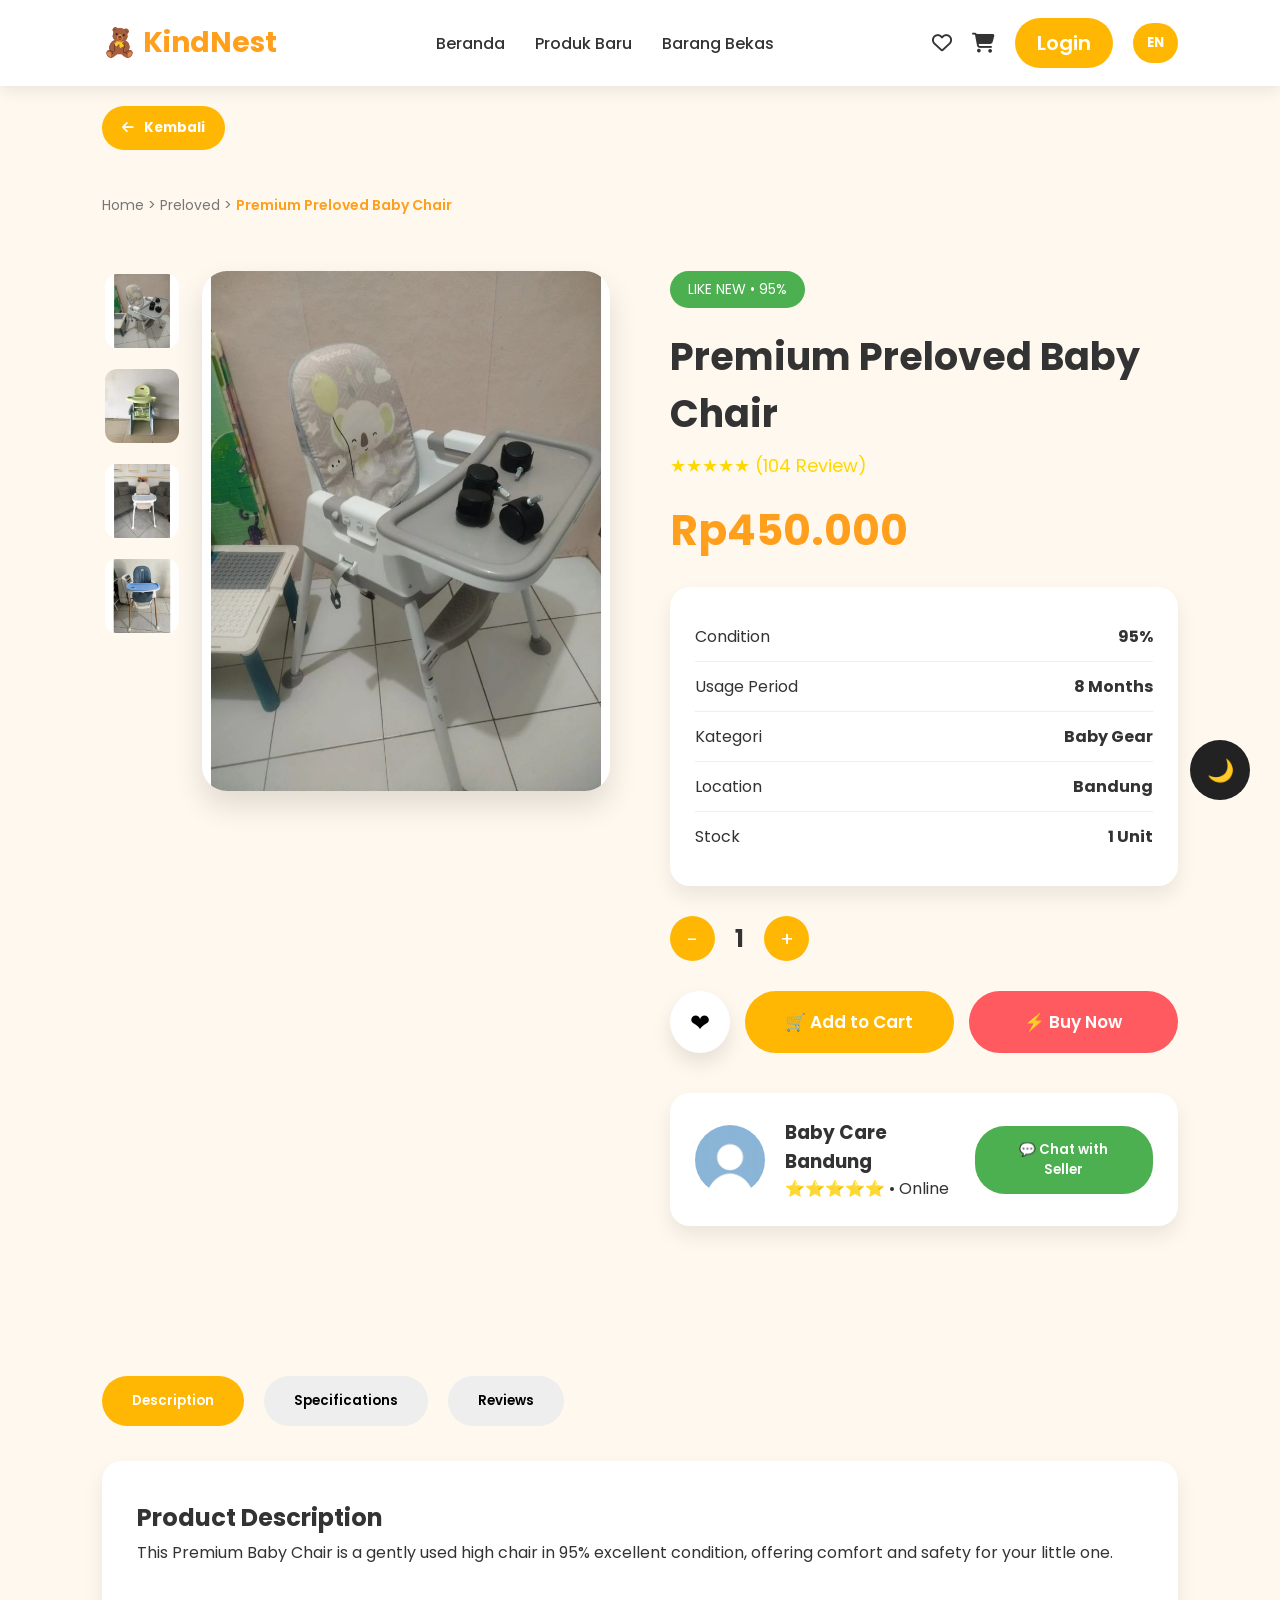
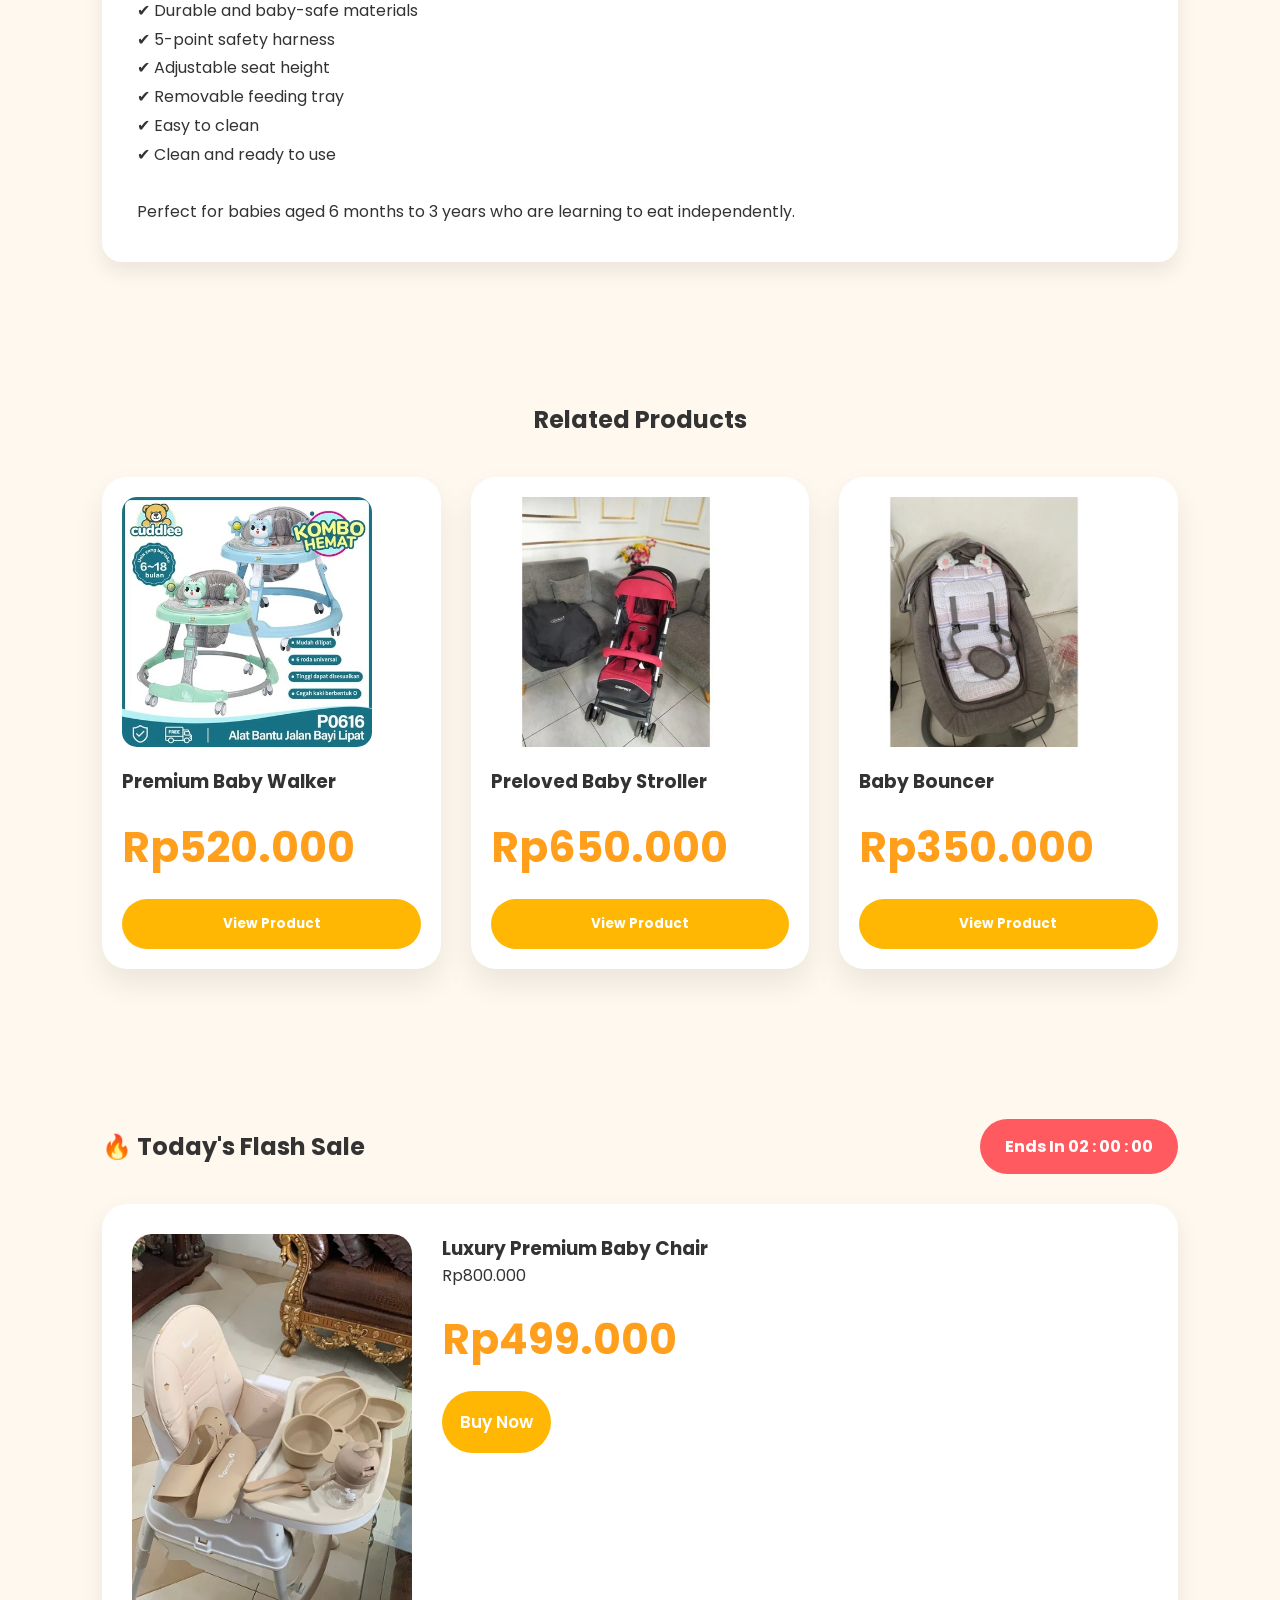
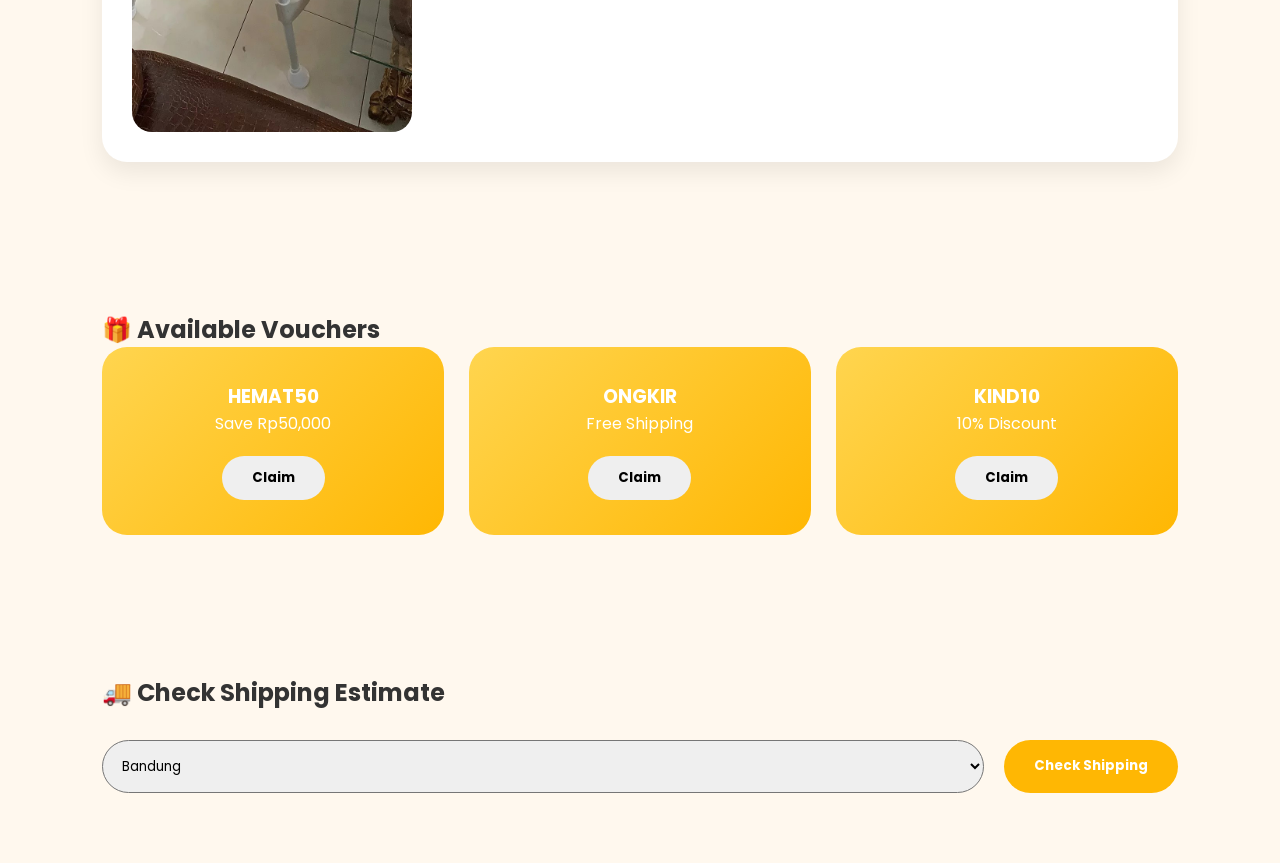
<file: baby-chair.html>
<!DOCTYPE html>
<html lang="id">

<head>

<meta charset="UTF-8">
<meta name="viewport" content="width=device-width, initial-scale=1.0">

<title>KindNest | Preloved Premium Baby Chair Details</title>


<link rel="preconnect" href="https://fonts.googleapis.com">

<link href="https://fonts.googleapis.com/css2?family=Poppins:wght@300;400;500;600;700&display=swap" rel="stylesheet">


<link rel="stylesheet"
href="https://cdnjs.cloudflare.com/ajax/libs/font-awesome/6.6.0/css/all.min.css">


<link rel="stylesheet" href="css/style.css">


</head>


<body>



<header>


<div class="logo">🧸 KindNest</div>



<nav>

<a href="index.html">Home</a>

<a href="barang-baru.html">New Products</a>

<a href="barang-bekas.html">Preloved</a>

</nav>




<div class="header-icon">


<i class="fa-regular fa-heart"></i>


<i class="fa-solid fa-cart-shopping"></i>


<a href="login.html" class="login-btn">Login</a>


</div>



</header>





<div class="breadcrumb">


Home >

Preloved >

<span>Premium Preloved Baby Chair</span>


</div>







<section class="detail-container">



<!-- GALLERY -->


<div class="gallery">



<div class="thumbnail">



<img src="assets/images/babychair1.jpeg" onclick="changeImage(this)">



<img src="assets/images/babychair2.jpeg" onclick="changeImage(this)">



<img src="assets/images/babychair3.jpeg" onclick="changeImage(this)">



<img src="assets/images/babychair4.jpeg" onclick="changeImage(this)">



</div>





<div class="main-image">


<img id="mainImage" src="assets/images/babychair1.jpeg">



</div>



</div>







<!-- DETAIL PRODUK -->


<div>




<span class="badge-used">


LIKE NEW • 95%


</span>




<h1 class="product-title">

Premium Preloved Baby Chair

</h1>


</h1>





<div class="rating">


★★★★★ (104 Review)


</div>





<div class="price">


Rp450.000


</div>







<div class="info-box">





<div class="info-item">


<span>Condition</span>

<strong>95%</strong>



</div>






<div class="info-item">


<span>Usage Period</span>

<strong>8 Months</strong>


</div>






<div class="info-item">


<span>Category</span>

<strong>Baby Gear</strong>

</div>






<div class="info-item">


<span>Location</span>

<strong>Bandung</strong>


</div>






<div class="info-item">

<span>Stock</span>

<strong>1 Unit</strong>


</div>





</div>







<div class="quantity">


<button onclick="minus()">-</button>


<span id="qty">1</span>


<button onclick="plus()">+</button>


</div>







<div class="action">



<button class="wishlist">


❤


</button>




<button class="cart">

🛒 Add to Cart

</button>





<button class="buy">

⚡ Buy Now

</button>



</div>







<div class="seller">





<div class="avatar">



<img src="assets/images/face4.jpeg">





<div>


<h3>Baby Care Bandung</h3>


<p>⭐⭐⭐⭐⭐ • Online</p>


</div>




</div>





<button class="chat-btn">

💬 Chat with Seller

</button>




</div>





</div>





</section>

<!-- ===================================== -->
<!-- DESKRIPSI PRODUK -->
<!-- ===================================== -->


<section class="tabs-section">



<div class="tabs">



<button class="tab-btn active" onclick="openTab('deskripsi')">

Description

</button>





<button class="tab-btn" onclick="openTab('spesifikasi')">

Specifications

</button>





<button class="tab-btn" onclick="openTab('review')">

Reviews

</button>



</div>









<div id="deskripsi" class="tab-content active">



<h2>Product Description</h2>




<p>

This Premium Baby Chair is a gently used high chair in
95% excellent condition, offering comfort and safety for your little one.

<br><br>

✔ Durable and baby-safe materials

<br>

✔ 5-point safety harness

<br>

✔ Adjustable seat height

<br>

✔ Removable feeding tray

<br>

✔ Easy to clean

<br>

✔ Clean and ready to use

<br><br>

Perfect for babies aged 6 months to 3 years
who are learning to eat independently.

</p>



</div>









<div id="spesifikasi" class="tab-content">



<table>



<tr>

<td>Brand</td>

<td>Baby Safe</td>

</tr>





<tr>

<td>Weight</td>

<td>6 Kg</td>

</tr>





<tr>

<td>Color</td>

<td>White & Gray</td>

</tr>





<tr>

<td>Material</td>

<td>Premium Plastic + Aluminum</td>

</tr>





<tr>

<td>Recommended Age</td>

<td>6 Months – 3 Years</td>

</tr>





<tr>

<td>Condition</td>

<td>95%</td>

</tr>



</table>



</div>









<div id="review" class="tab-content">



<h2>Product Rating</h2>







<div class="rating-box">





<div>


★★★★★


<div class="progress">


<div style="width:95%"></div>


</div>


</div>







<div>


★★★★☆


<div class="progress">


<div style="width:70%"></div>


</div>


</div>







<div>


★★★☆☆


<div class="progress">


<div style="width:20%"></div>


</div>


</div>





</div>









<div class="review-card">



<img src="assets/images/face5.jpeg">




<div>



<h3>Rina Amelia</h3>



⭐⭐⭐⭐⭐



<p>

The product matches the photos perfectly.

Clean, sturdy, and my child enjoys sitting in it during mealtime.

</p>




</div>



</div>









<div class="review-card">



<img src="assets/images/face1.jpeg">




<div>




<h3>Dewi Lestari</h3>




⭐⭐⭐⭐⭐





<p>

Fast delivery.

The chair is still in like-new condition.

The seller was very friendly and helpful.

</p>




</div>



</div>







</div>





</section>









<!-- ===================================== -->
<!-- PRODUK SERUPA -->
<!-- ===================================== -->



<section class="related">


<h2>Related Products</h2>





<div class="related-grid">






<div class="product-card">



<img src="assets/images/babywalker.jpeg">




<h3>Premium Baby Walker</h3>




<p class="price">

Rp520.000

</p>




<button>
View Product

</button>




</div>









<div class="product-card">



<img src="assets/images/strollerbaby.jpeg">




<h3>Preloved Baby Stroller</h3>




<p class="price">

Rp650.000

</p>




<button>
View Product
</button>




</div>









<div class="product-card">



<img src="assets/images/babybouncer.jpeg">




<h3>Baby Bouncer</h3>




<p class="price">

Rp350.000

</p>




<button>

View Product

</button>




</div>







</div>




</section>

<script src="js/script.js"></script>
<script>


function changeImage(img){

document.getElementById("mainImage").src = img.src;

}




let qty = 1;



function plus(){


qty++;


document.getElementById("qty").innerHTML = qty;


}





function minus(){


if(qty > 1){


qty--;


document.getElementById("qty").innerHTML = qty;


}


}







function openTab(tabName){



let contents = document.querySelectorAll(".tab-content");

let buttons = document.querySelectorAll(".tab-btn");




contents.forEach(function(content){


content.classList.remove("active");


});





buttons.forEach(function(button){


button.classList.remove("active");


});





document.getElementById(tabName).classList.add("active");



event.target.classList.add("active");



}







function cekOngkir(){


let hasil = document.getElementById("ongkirResult");



hasil.innerHTML = "Estimated shipping cost: Rp20,000 - Rp45,000";


}



</script>









<section class="flash-sale">





<div class="flash-header">



<h2>🔥 Today's Flash Sale</h2>





<div class="timer">


Ends In



<span id="hour">02</span> :



<span id="minute">15</span> :



<span id="second">59</span>



</div>



</div>









<div class="flash-card">



<img src="assets/images/babychairluxerypremium.jpeg">





<div>




<h3>Luxury Premium Baby Chair</h3>





<p class="old-price">


Rp800.000


</p>






<h2 class="price">


Rp499.000


</h2>





<button class="cart">


Buy Now


</button>





</div>




</div>





</section>









<section class="voucher">



<h2>🎁 Available Vouchers</h2>






<div class="voucher-grid">







<div class="voucher-card">



<h3>HEMAT50</h3>



<p>

Save Rp50,000

</p>



<button>

Claim

</button>



</div>









<div class="voucher-card">



<h3>ONGKIR</h3>



<p>


Free Shipping


</p>



<button>

Claim

</button>



</div>









<div class="voucher-card">



<h3>KIND10</h3>



<p>

10% Discount

</p>



<button>

Claim

</button>



</div>






</div>



</section>









<section class="shipping">





<h2>🚚 Check Shipping Estimate</h2>






<div class="shipping-box">






<select>



<option>Bandung</option>



<option>Jakarta</option>



<option>Surabaya</option>



<option>Semarang</option>



<option>Yogyakarta</option>



</select>







<button onclick="cekOngkir()">



Check Shipping



</button>






</div>






<p id="ongkirResult"></p>






</section>









</body>


</html>
</file>
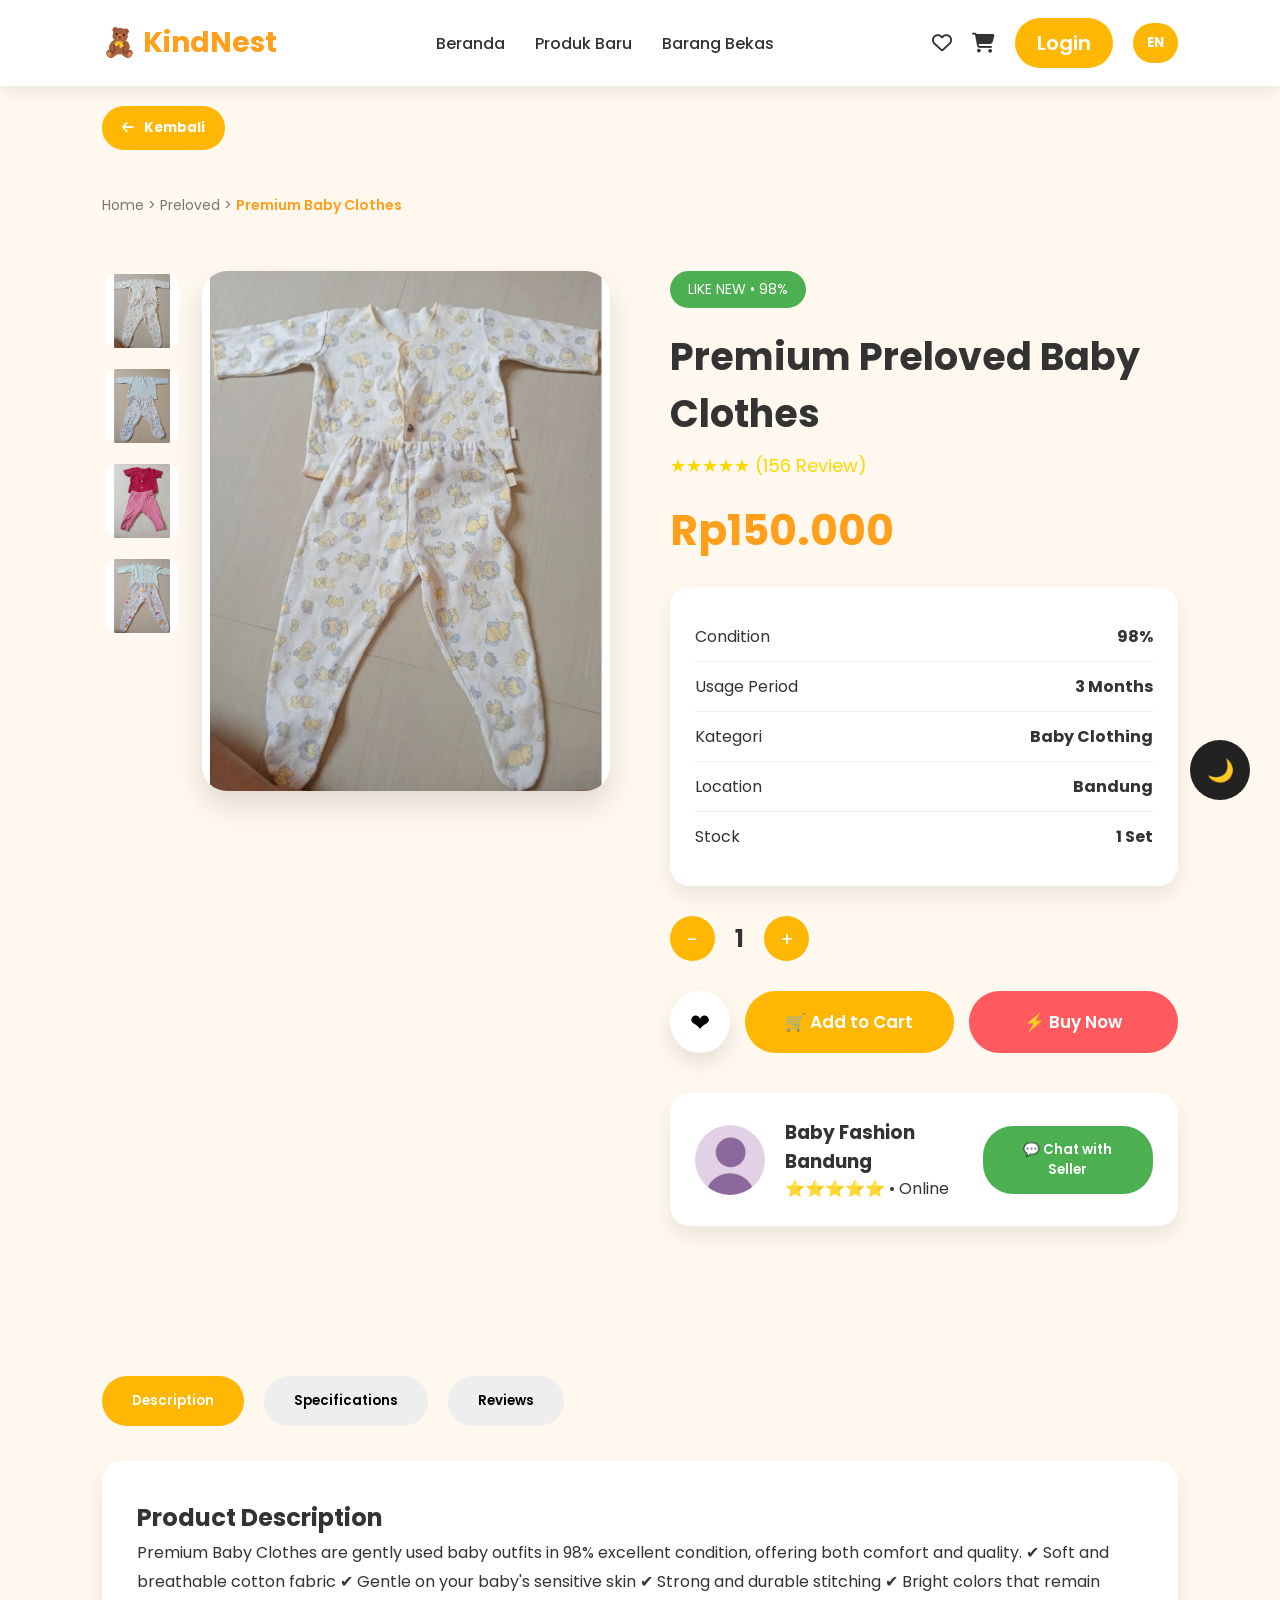
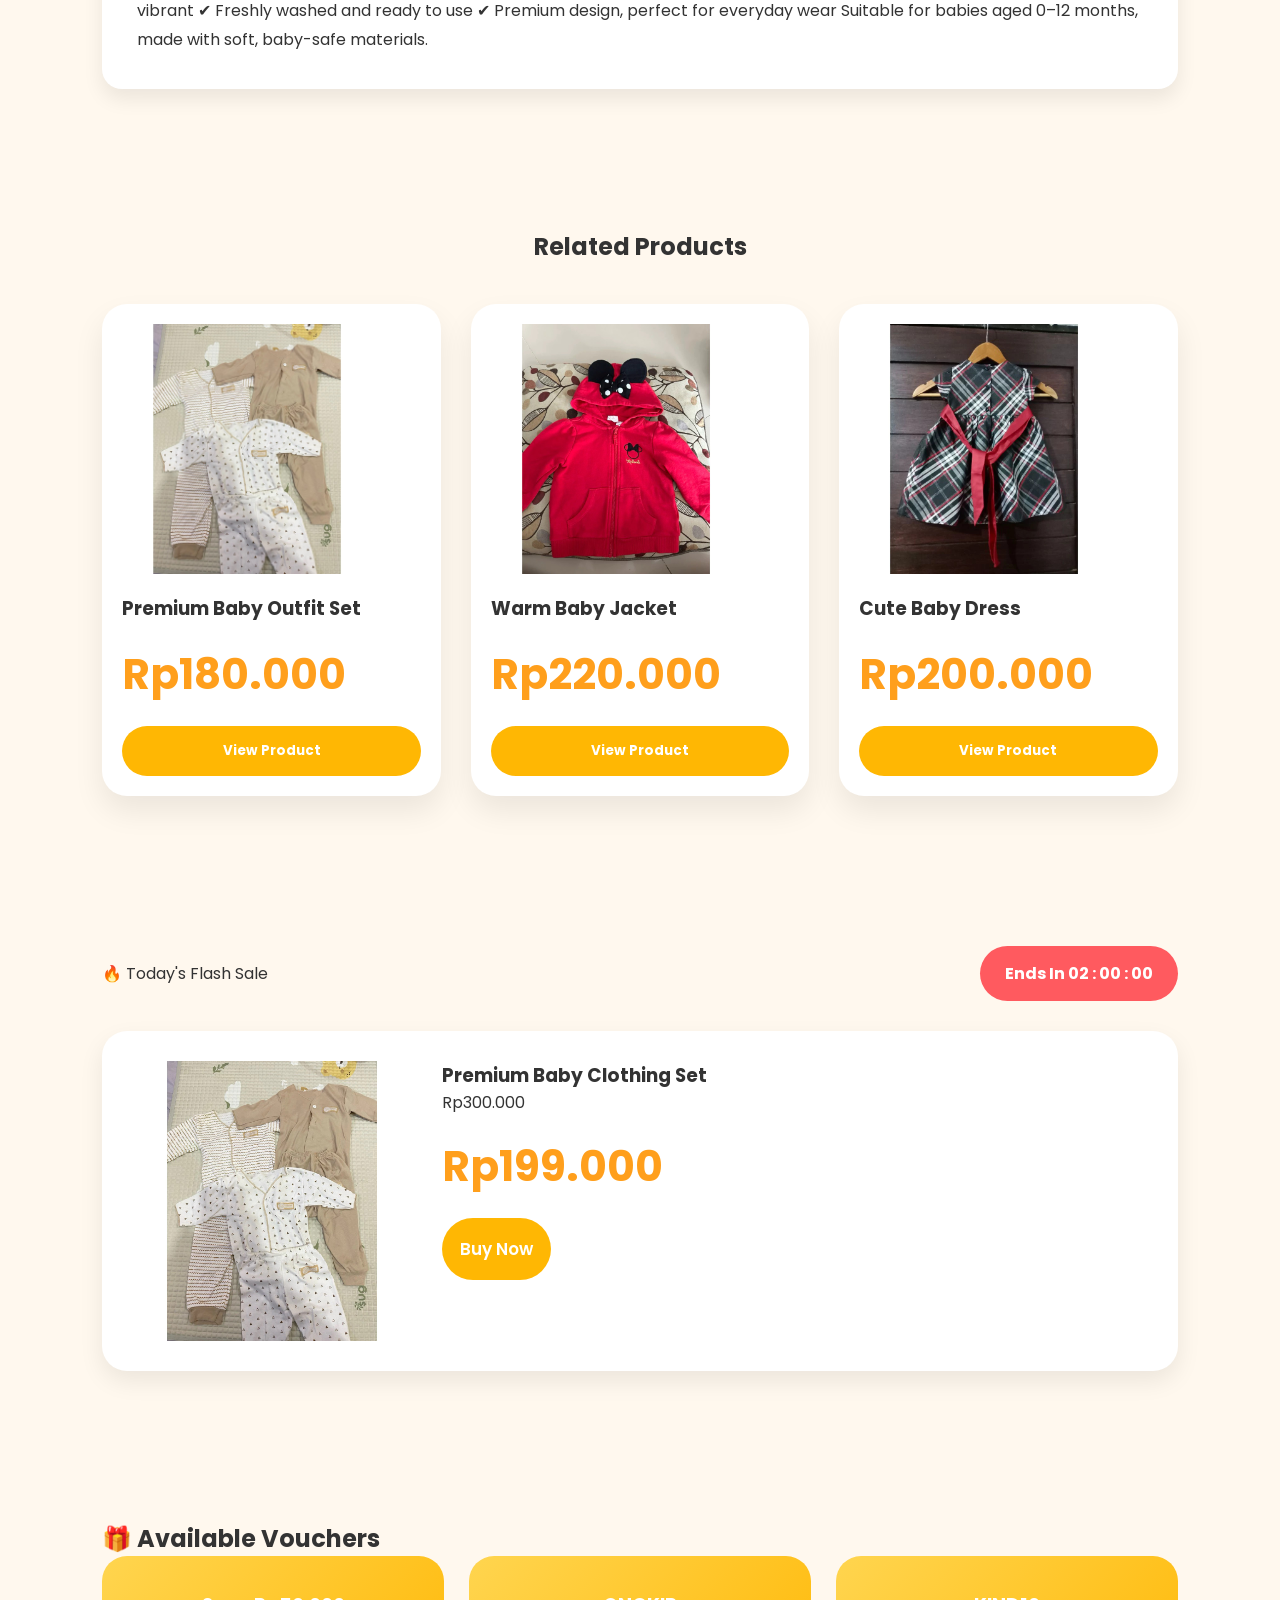
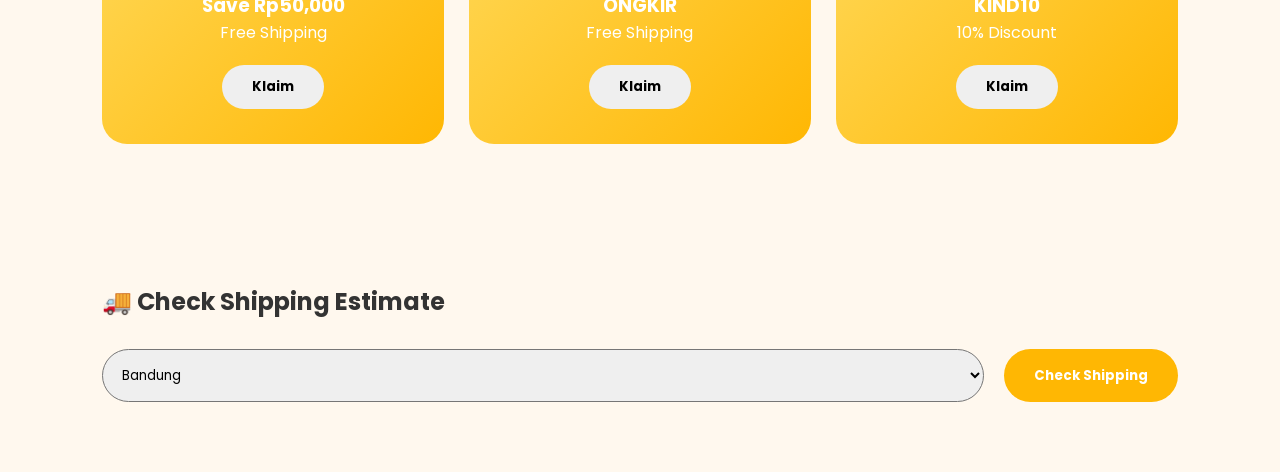
<file: bajubekas.html>
<!DOCTYPE html>
<html lang="id">

<head>

<meta charset="UTF-8">
<meta name="viewport" content="width=device-width, initial-scale=1.0">

<title>KindNest | Premium Baby Clothes Details</title>


<link rel="preconnect" href="https://fonts.googleapis.com">

<link href="https://fonts.googleapis.com/css2?family=Poppins:wght@300;400;500;600;700&display=swap" rel="stylesheet">


<link rel="stylesheet"
href="https://cdnjs.cloudflare.com/ajax/libs/font-awesome/6.6.0/css/all.min.css">


<link rel="stylesheet" href="css/style.css">


</head>



<body>




<header>


<div class="logo">🧸 KindNest</div>




<nav>


<a href="index.html">Home</a>

<a href="barang-baru.html">New Products</a>

<a href="barang-bekas.html">Preloved</a>


</nav>





<div class="header-icon">


<i class="fa-regular fa-heart"></i>


<i class="fa-solid fa-cart-shopping"></i>


<a href="login.html" class="login-btn">Login</a>



</div>



</header>







<div class="breadcrumb">


Home >

Preloved >

<span>Premium Baby Clothes</span>



</div>







<section class="detail-container">





<!-- GALLERY -->



<div class="gallery">





<div class="thumbnail">





<img src="assets/images/Bajubekas1.jpeg" onclick="changeImage(this)">



<img src="assets/images/Bajubekas2.jpeg" onclick="changeImage(this)">



<img src="assets/images/Bajubekas3.jpeg" onclick="changeImage(this)">



<img src="assets/images/Bajubekas4.jpeg" onclick="changeImage(this)">





</div>








<div class="main-image">



<img id="mainImage" src="assets/images/Bajubekas1.jpeg">



</div>






</div>










<!-- DETAIL PRODUK -->



<div>





<span class="badge-used">


LIKE NEW • 98%


</span>






<h1 class="product-title">
Premium Preloved Baby Clothes
</h1>





<div class="rating">


★★★★★ (156 Review)


</div>







<div class="price">


Rp150.000


</div>









<div class="info-box">







<div class="info-item">


<span>Condition</span>
<strong>98%</strong>


</div>








<div class="info-item">


<span>Usage Period</span>
<strong>3 Months</strong>


</div>








<div class="info-item">


<span>Category</span>
<strong>Baby Clothing</strong>


</div>








<div class="info-item">

<span>Location</span>
<strong>Bandung</strong>


</div>








<div class="info-item">


<span>Stock</span>
<strong>1 Set</strong>


</div>







</div>









<div class="quantity">



<button onclick="minus()">-</button>



<span id="qty">1</span>



<button onclick="plus()">+</button>



</div>









<div class="action">





<button class="wishlist">


❤


</button>






<button class="cart">


🛒 Add to Cart


</button>






<button class="buy">


⚡ Buy Now


</button>






</div>









<div class="seller">






<div class="avatar">





<img src="assets/images/face1.jpeg">







<div>



<h3>Baby Fashion Bandung</h3>



<p>⭐⭐⭐⭐⭐ • Online</p>



</div>






</div>









<button class="chat-btn">


💬 Chat with Seller


</button>






</div>






</div>







</section>

<!-- ===================================== -->
<!-- DESKRIPSI PRODUK -->
<!-- ===================================== -->


<section class="tabs-section">



<div class="tabs">



<button class="tab-btn active" onclick="openTab('deskripsi')">

Description

</button>





<button class="tab-btn" onclick="openTab('spesifikasi')">

Specifications

</button>





<button class="tab-btn" onclick="openTab('review')">

Reviews

</button>



</div>









<div id="deskripsi" class="tab-content active">



<h2>Product Description</h2>




<p>


Premium Baby Clothes are gently used baby outfits in
98% excellent condition, offering both comfort and quality.

✔ Soft and breathable cotton fabric

✔ Gentle on your baby's sensitive skin

✔ Strong and durable stitching

✔ Bright colors that remain vibrant

✔ Freshly washed and ready to use

✔ Premium design, perfect for everyday wear

Suitable for babies aged 0–12 months,
made with soft, baby-safe materials.

<p>



</div>









<div id="spesifikasi" class="tab-content">



<table>



<tr>

<td>Brand</td>

<td>Carter's Baby</td>

</tr>





<tr>

<td>Material</td>

<td>100% Cotton</td>

</tr>





<tr>

<td>Size</td>

<td>0 - 12 Months</td>

</tr>





<tr>

<td>Color</td>

<td>Pastel Mix</td>

</tr>





<tr>

<td>Quantity</td>

<td>1 Set (5 Pcs)</td>

</tr>





<tr>

<td>Condition</td>

<td>98%</td>

</tr>



</table>



</div>









<div id="review" class="tab-content">



<h2>Product Rating</h2>







<div class="rating-box">





<div>


★★★★★


<div class="progress">


<div style="width:98%"></div>


</div>


</div>







<div>


★★★★☆


<div class="progress">


<div style="width:75%"></div>


</div>


</div>







<div>


★★★☆☆


<div class="progress">


<div style="width:15%"></div>


</div>


</div>





</div>









<div class="review-card">



<img src="assets/images/face3.jpeg">




<div>



<h3>Putri Amelia</h3>



⭐⭐⭐⭐⭐




<p>


The clothes looked almost brand new.

The fabric is soft and very comfortable for babies.


</p>




</div>



</div>









<div class="review-card">



<img src="assets/images/face4.jpeg">




<div>




<h3>Nadia Sari</h3>




⭐⭐⭐⭐⭐





<p>


The size matches the description perfectly.

Neatly packed and delivered quickly.

</p>




</div>



</div>







</div>





</section>









<!-- ===================================== -->
<!-- PRODUK SERUPA -->
<!-- ===================================== -->



<section class="related">



<h2>Related Products</h2>





<div class="related-grid">






<div class="product-card">



<img src="assets/images/setelanbayipremium.jpeg">




<h3>Premium Baby Outfit Set</h3>




<p class="price">

Rp180.000

</p>




<button>

View Product

</button>




</div>









<div class="product-card">



<img src="assets/images/jaketbayihangat.jpeg">




<h3>Warm Baby Jacket</h3>




<p class="price">

Rp220.000

</p>




<button>

View Product
</button>




</div>









<div class="product-card">



<img src="assets/images/Dressbayilucu.jpeg">




<h3>Cute Baby Dress</h3>




<p class="price">

Rp200.000

</p>




<button>

View Product

</button>




</div>







</div>




</section>

<script src="js/script.js"></script>
<script>


function changeImage(img){

document.getElementById("mainImage").src = img.src;

}





let qty = 1;



function plus(){


qty++;


document.getElementById("qty").innerHTML = qty;


}






function minus(){


if(qty > 1){


qty--;


document.getElementById("qty").innerHTML = qty;


}


}









function openTab(tabName){



let contents = document.querySelectorAll(".tab-content");

let buttons = document.querySelectorAll(".tab-btn");




contents.forEach(function(content){


content.classList.remove("active");


});





buttons.forEach(function(button){


button.classList.remove("active");


});





document.getElementById(tabName).classList.add("active");



event.target.classList.add("active");



}







function cekOngkir(){


let hasil = document.getElementById("ongkirResult");



hasil.innerHTML = "Estimated shipping cost: Rp15,000 - Rp35,000";


}



</script>









<section class="flash-sale">





<div class="flash-header">



🔥 Today's Flash Sale




<div class="timer">


Ends In



<span id="hour">02</span> :



<span id="minute">15</span> :



<span id="second">59</span>



</div>



</div>









<div class="flash-card">



<img src="assets/images/setelanbayipremium.jpeg">





<div>




<h3>Premium Baby Clothing Set</h3>





<p class="old-price">


Rp300.000


</p>






<h2 class="price">


Rp199.000


</h2>





<button class="cart">


Buy Now


</button>





</div>




</div>





</section>









<section class="voucher">



<h2>🎁 Available Vouchers</h2>






<div class="voucher-grid">







<div class="voucher-card">



<h3>Save Rp50,000</h3>



<p>

Free Shipping

</p>



<button>

Klaim

</button>



</div>









<div class="voucher-card">



<h3>ONGKIR</h3>



<p>

Free Shipping

</p>



<button>

Klaim

</button>



</div>









<div class="voucher-card">



<h3>KIND10</h3>



<p>

10% Discount

</p>



<button>

Klaim

</button>



</div>






</div>



</section>









<section class="shipping">





<h2>🚚 Check Shipping Estimate</h2>







<div class="shipping-box">






<select>



<option>Bandung</option>



<option>Jakarta</option>



<option>Surabaya</option>



<option>Semarang</option>



<option>Yogyakarta</option>



</select>







<button onclick="cekOngkir()">


Check Shipping


</button>






</div>






<p id="ongkirResult"></p>






</section>









</body>


</html>
</file>
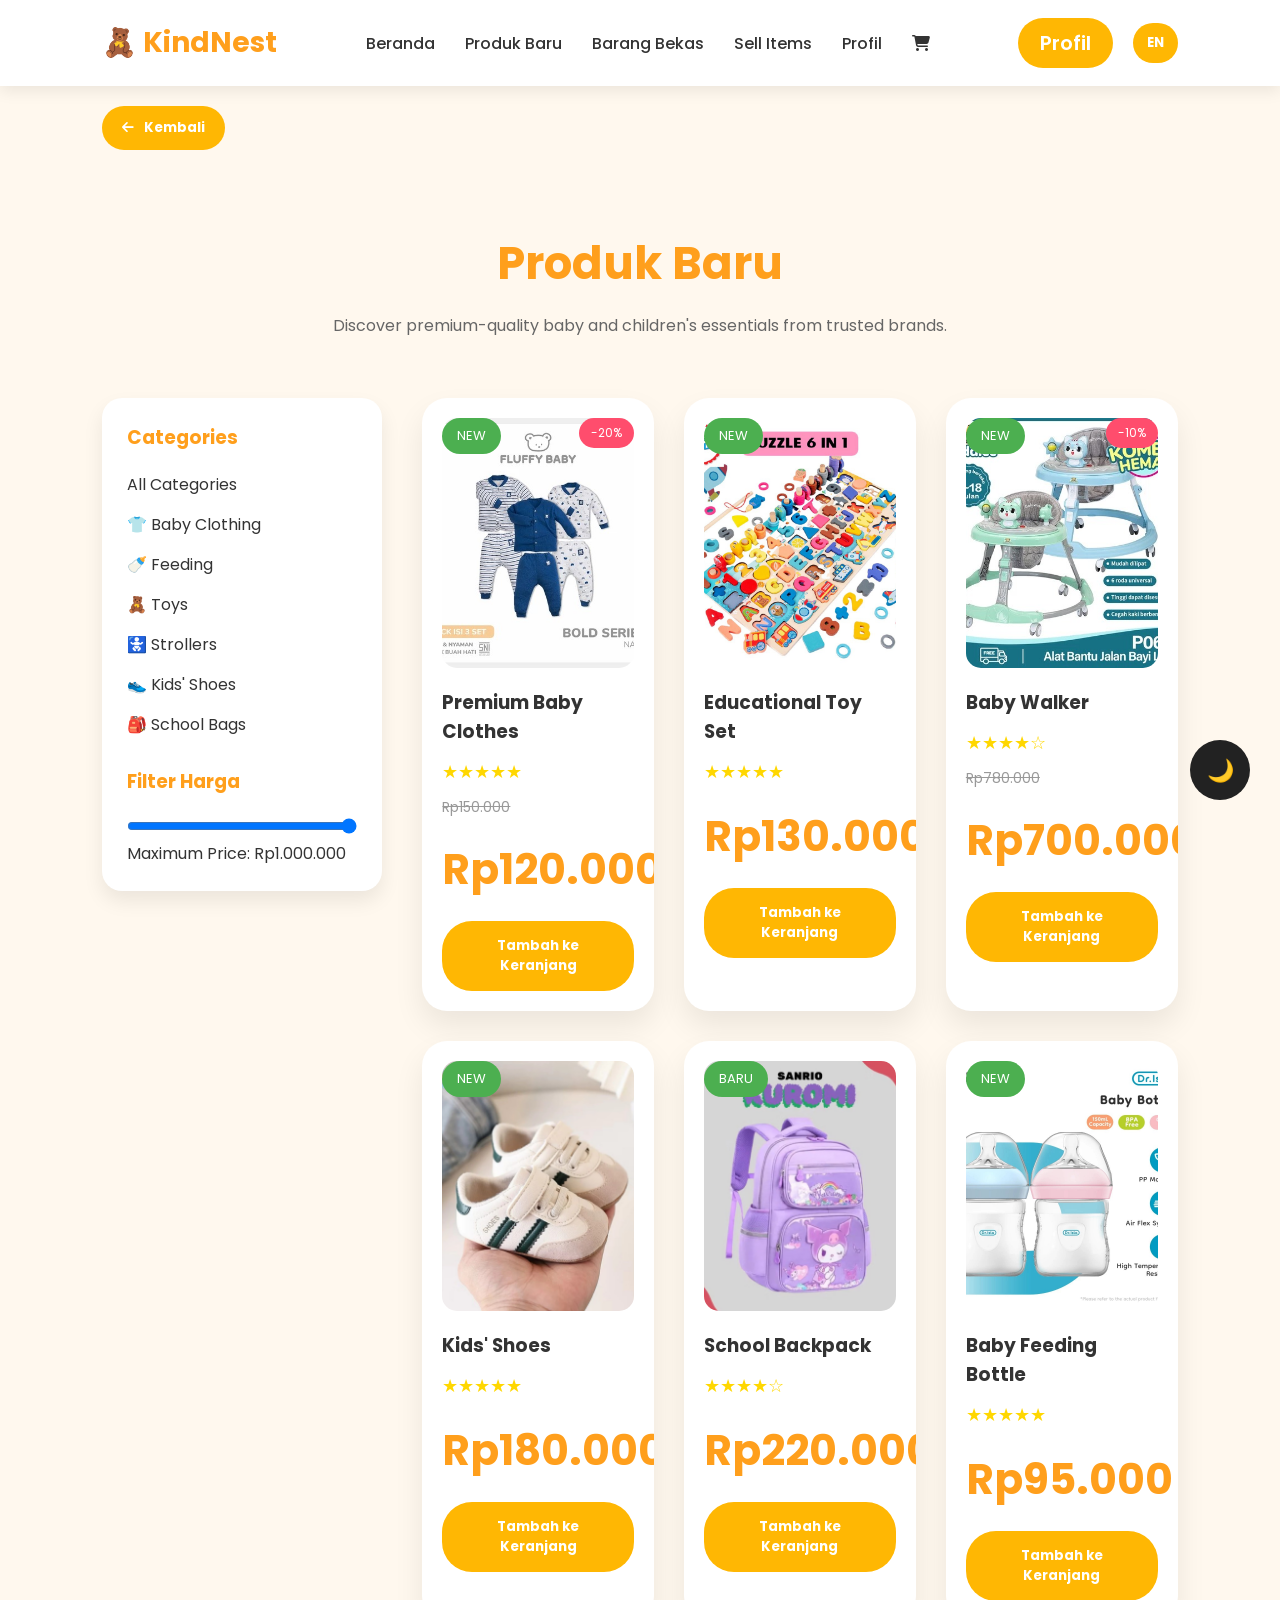
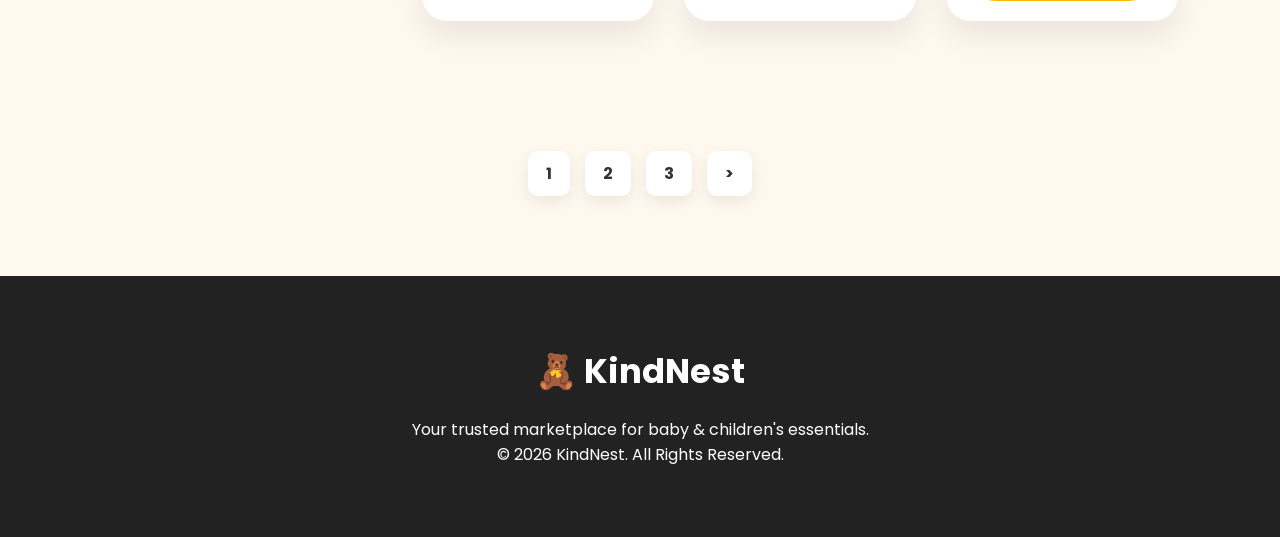
<file: barang-baru.html>
<!DOCTYPE html>
<html lang="id">
<head>
<meta charset="UTF-8">
<meta name="viewport" content="width=device-width, initial-scale=1.0">

<title>KindNest | New Products</title>

<link href="https://fonts.googleapis.com/css2?family=Poppins:wght@300;400;500;600;700&display=swap" rel="stylesheet">

<link rel="stylesheet" href="https://cdnjs.cloudflare.com/ajax/libs/font-awesome/6.6.0/css/all.min.css">

<link rel="stylesheet" href="css/style.css">

<style>

/* ===========================
PAGE HEADER
=========================== */

.page-title{
    text-align:center;
    padding:60px 8%;
}

.page-title h1{
    font-size:45px;
    color:#ff9f1c;
}

.page-title p{
    margin-top:15px;
    color:#666;
}

/* ===========================
SHOP
=========================== */

.shop{

display:grid;

grid-template-columns:280px 1fr;

gap:40px;

padding:0 8% 80px;

}

/* Sidebar */

.sidebar{

background:white;

padding:25px;

border-radius:20px;

height:fit-content;

box-shadow:0 10px 20px rgba(0,0,0,.08);

}

.sidebar h3{

margin-bottom:20px;

color:#ff9f1c;

}

.sidebar ul{

list-style:none;

}

.sidebar li{

margin:15px 0;

cursor:pointer;

transition:.3s;

}

.sidebar li:hover{

color:#ff9f1c;

padding-left:8px;

}

.price-filter{

margin-top:30px;

}

.price-filter input{

width:100%;

}

/* Produk */

.product-area{

display:grid;

grid-template-columns:repeat(3,1fr);

gap:30px;

}

.discount{

position:absolute;

top:20px;

right:20px;

background:#ff4d6d;

color:white;

padding:6px 12px;

border-radius:20px;

font-size:12px;

}

.rating{

margin:12px 0;

color:gold;

}

.old-price{

text-decoration:line-through;

color:#999;

font-size:14px;

}

.pagination{

display:flex;

justify-content:center;

gap:15px;

margin-top:50px;

}

.pagination a{

padding:10px 18px;

background:white;

border-radius:10px;

font-weight:bold;

box-shadow:0 5px 15px rgba(0,0,0,.08);

}

.pagination a:hover{

background:#ffb703;

color:white;

}

/* Responsive */

@media(max-width:992px){

.shop{

grid-template-columns:1fr;

}

.product-area{

grid-template-columns:repeat(2,1fr);

}

}

@media(max-width:768px){

.product-area{

grid-template-columns:1fr;

}

}

</style>

</head>

<body>

<header>

<div class="logo">🧸 KindNest</div>

<nav>

<a href="index.html">Home</a>

<a href="barang-baru.html">New Products</a>

<a href="barang-bekas.html">Preloved</a>

<a href="seller-dashboard.html">Sell Items</a>

<a href="profile.html">Profile</a>

<a href="cart.html">
<i class="fa-solid fa-cart-shopping"></i>
</a>

</nav>

<div class="header-icon">

<a href="profile.html" class="login-btn">Profile</a>

</div>

</header>

<section class="page-title">

<h1>New Products</h1>

<p>
Discover premium-quality baby and children's essentials from trusted brands.
</p>

</section>

<section class="shop">

<!-- Sidebar -->

<div class="sidebar">

<h3>Categories</h3>

<ul>

<li><a href="#" class="filter-cat" data-category="all">All Categories</a></li>

<li><a href="#" class="filter-cat" data-category="Baby Clothing">👕 Baby Clothing</a></li>

<li><a href="#" class="filter-cat" data-category="Feeding">🍼 Feeding</a></li>

<li><a href="#" class="filter-cat" data-category="Toys">🧸 Toys</a></li>

<li><a href="#" class="filter-cat" data-category="Stroller">🚼 Strollers</a></li>

<li><a href="#" class="filter-cat" data-category="Shoes">👟 Kids' Shoes</a></li>

<li><a href="#" class="filter-cat" data-category="School Bags">🎒 School Bags</a></li>

</ul>

<div class="price-filter">

<h3>Price Filter</h3>

<input type="range" id="priceRange" min="50000" max="1000000" step="5000" value="1000000">

<p>
Maximum Price:
<span id="priceValue">Rp2,000,000</span>
</p>

</div>

</div>

<!-- Produk -->

<div class="product-area">

<!-- Card 1 -->

<div class="product-card" data-category="Baby Clothing" data-price="120000">
    <span class="new">NEW</span>

    <span class="discount">-20%</span>

    <img src="assets/images/bajubayipremium.jpeg" >

    <h3>Premium Baby Clothes</h3>

    <div class="rating">

    ★★★★★

    </div>

    <p class="old-price">Rp150.000</p>

    <p class="price">Rp120.000</p>

    <button class="add-to-cart">Add to Cart</button>

</div>

<!-- Card 2 -->

<div class="product-card" data-category="Toys" data-price="250000">
    <span class="new">NEW</span>

    <img src="assets/images/mainanedukasi1.jpeg">

    <h3>Educational Toy Set</h3>

    <div class="rating">★★★★★</div>

    <p class="price">Rp130.000</p>

    <button class="add-to-cart">Add to Cart</button>

</div>

<!-- Card 3 -->

<div class="product-card" data-category="Stroller" data-price="700000">
    <span class="new">NEW</span>

    <span class="discount">-10%</span>

    <img src="assets/images/babywalker.jpeg">

    <h3>Baby Walker</h3>

    <div class="rating">★★★★☆</div>

    <p class="old-price">Rp780.000</p>

    <p class="price">Rp700.000</p>

    <button class="add-to-cart">Add to Cart</button>

</div>

<!-- Card 4 -->

<div class="product-card" data-category="Shoes" data-price="180000">
    <span class="new">NEW</span>

    <img src="assets/images/sepatuanak.jpeg">

    <h3>Kids' Shoes</h3>

    <div class="rating">★★★★★</div>

    <p class="price">Rp180.000</p>

    <button class="add-to-cart">Add to Cart</button>

</div>

<!-- Card 5 -->

<div class="product-card" data-category="School Bags" data-price="220000">
    <span class="new">BARU</span>

    <img src="assets/images/tassekolah.jpeg">

    <h3>School Backpack</h3>

    <div class="rating">★★★★☆</div>

    <p class="price">Rp220.000</p>

    <button class="add-to-cart">Add to Cart</button>

</div>

<!-- Card 6 -->

<div class="product-card" data-category="Feeding" data-price="95000">
    <span class="new">NEW</span>

    <img src="assets/images/botolsusu.jpeg">

    <h3>Baby Feeding Bottle</h3>

    <div class="rating">★★★★★</div>

    <p class="price">Rp95.000</p>

    <button class="add-to-cart">Add to Cart</button>

</div>

</div>

</section>

<div class="pagination">

<a href="#">1</a>

<a href="#">2</a>

<a href="#">3</a>

<a href="#">></a>

</div>

<footer>

<h2>🧸 KindNest</h2>

<p>
Your trusted marketplace for baby & children's essentials.
</p>

<p>
© 2026 KindNest. All Rights Reserved.
</p>

</footer>

<script src="js/script.js"></script>

<script>
// Product filtering (category + max price)
;(function(){
    const priceRange = document.getElementById('priceRange');
    const priceValue = document.getElementById('priceValue');
    const catLinks = document.querySelectorAll('.filter-cat');
    const productCards = document.querySelectorAll('.product-card');

    function formatRp(n){
        return 'Rp' + Number(n).toLocaleString('id-ID');
    }

    function getActiveCategory(){
        const active = document.querySelector('.filter-cat.active');
        return active ? active.dataset.category : 'all';
    }

    function filterProducts(){
        const max = Number(priceRange.value || 2000000);
        const cat = getActiveCategory();
        productCards.forEach(card => {
            const price = Number(card.dataset.price || 0);
            const category = card.dataset.category || '';
            const matchCat = (cat === 'all') || (category === cat);
            const matchPrice = price <= max;
            card.style.display = (matchCat && matchPrice) ? '' : 'none';
        });
    }

    // init
    if(priceRange && priceValue){
        priceValue.textContent = formatRp(priceRange.value);
        priceRange.addEventListener('input', ()=>{
            priceValue.textContent = formatRp(priceRange.value);
            filterProducts();
        });
    }

    catLinks.forEach(link => {
        link.addEventListener('click', e => {
            e.preventDefault();
            catLinks.forEach(l=>l.classList.remove('active'));
            link.classList.add('active');
            filterProducts();
        });
    });

    // set default active = semua
    if(catLinks.length) catLinks[0].classList.add('active');
    filterProducts();
})();
</script>

</body>
</html>
</file>
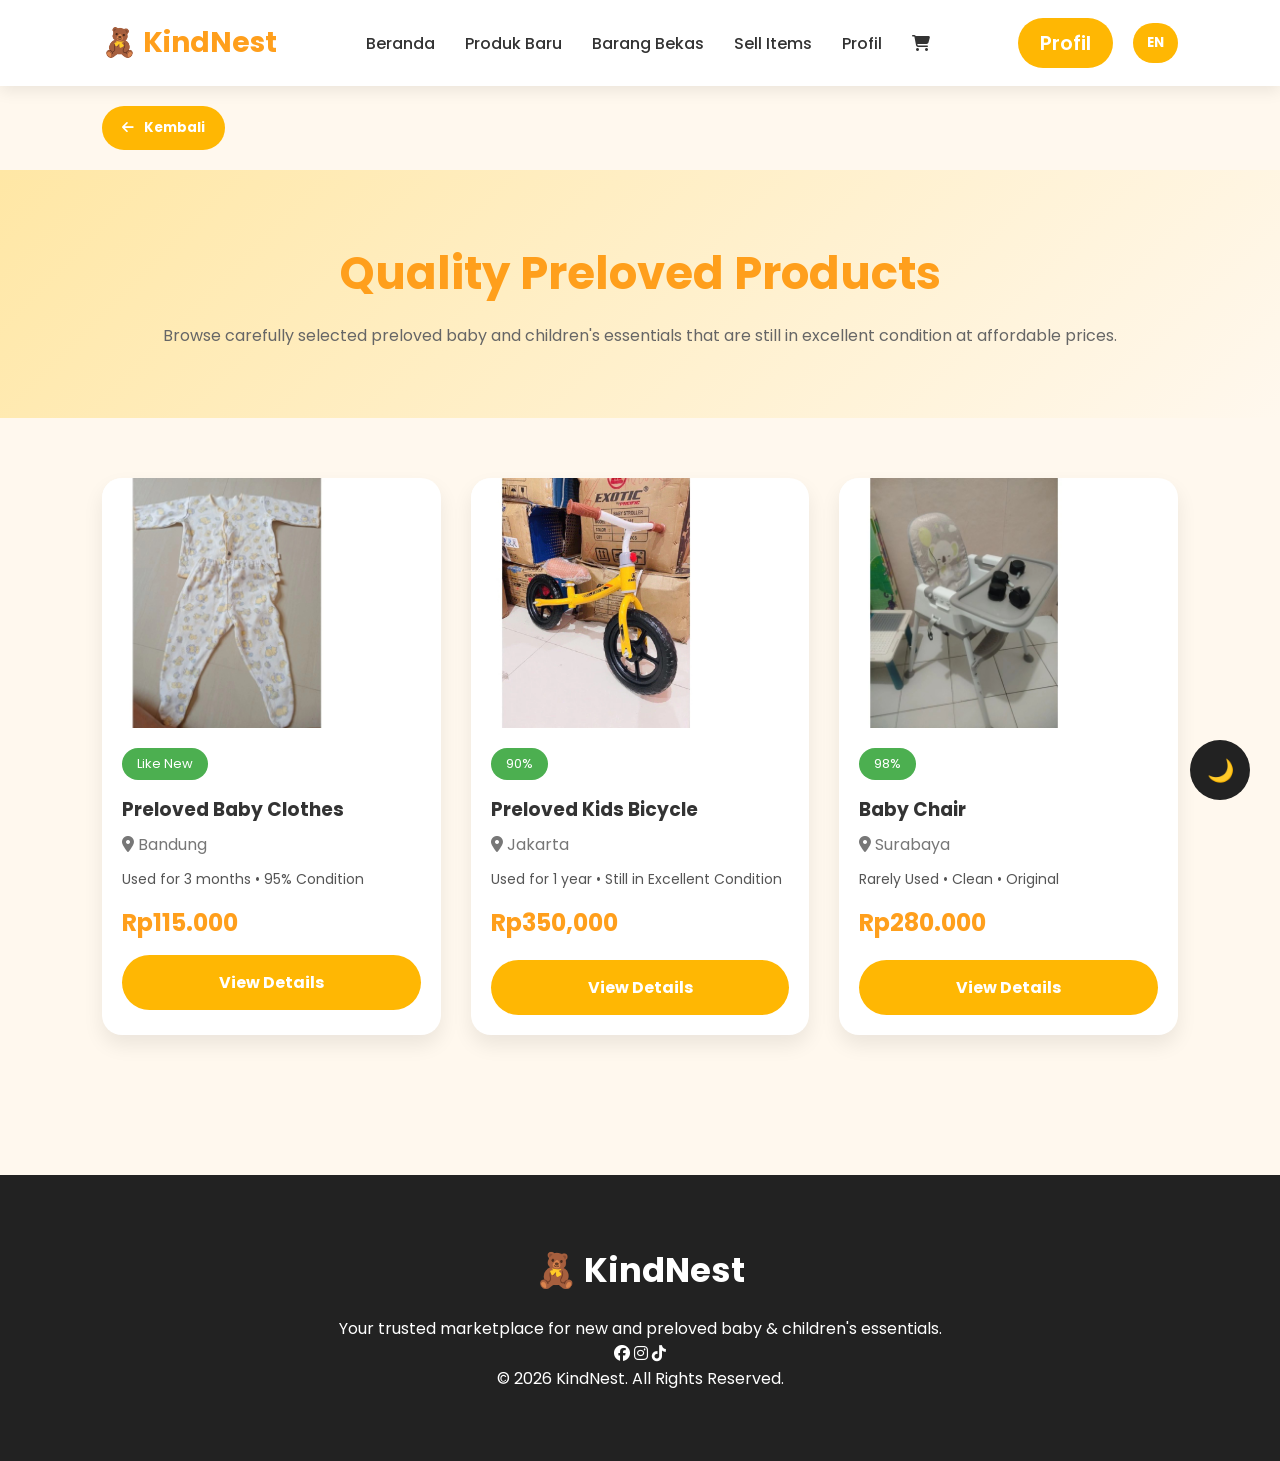
<file: barang-bekas.html>
<!DOCTYPE html>
<html lang="id">
<head>

<meta charset="UTF-8">
<meta name="viewport" content="width=device-width, initial-scale=1.0">

<title>KindNest | Used Products</title>

<link href="https://fonts.googleapis.com/css2?family=Poppins:wght@300;400;500;600;700&display=swap" rel="stylesheet">

<link rel="stylesheet" href="https://cdnjs.cloudflare.com/ajax/libs/font-awesome/6.6.0/css/all.min.css">

<link rel="stylesheet" href="css/style.css">

<style>

.page-header{
    background:linear-gradient(135deg,#FFE7A5,#FFF8EE);
    text-align:center;
    padding:70px 8%;
}

.page-header h1{
    font-size:45px;
    color:#ff9f1c;
}

.page-header p{
    color:#666;
    margin-top:15px;
}

.used-grid{

display:grid;

grid-template-columns:repeat(3,1fr);

gap:30px;

padding:60px 8%;

}

.used-card{

background:white;

border-radius:20px;

overflow:hidden;

box-shadow:0 10px 20px rgba(0,0,0,.08);

transition:.3s;

}

.used-card:hover{

transform:translateY(-10px);

}

.used-card img{

height:250px;

object-fit:cover;

}

.info{

padding:20px;

}

.status{

display:inline-block;

background:#4CAF50;

color:white;

padding:6px 15px;

border-radius:20px;

font-size:13px;

margin-bottom:15px;

}

.location{

color:#777;

margin:8px 0;

}

.spec{

margin:12px 0;

font-size:14px;

color:#555;

}

.price{

font-size:24px;

font-weight:bold;

color:#ff9f1c;

margin:15px 0;

}

.action{

display:flex;

gap:10px;

margin-top:20px;

}

.action button{

flex:1;

padding:12px;

border:none;

border-radius:25px;

cursor:pointer;

font-weight:bold;

}

.detail{

background:#ffb703;

color:white;

}

.chat{

background:#eeeeee;

}

.detail:hover{

background:#fb8500;

}

.chat:hover{

background:#dddddd;

}

.filter-box{

display:flex;

justify-content:center;

gap:20px;

padding:30px;

background:#fff;

}

.filter-box select{

padding:12px 20px;

border-radius:30px;

border:1px solid #ddd;

}

@media(max-width:992px){

.used-grid{

grid-template-columns:repeat(2,1fr);

}

}

@media(max-width:768px){

.used-grid{

grid-template-columns:1fr;

}

}

</style>

</head>

<body>

<header>

<div class="logo">🧸 KindNest</div>

<nav>

<a href="index.html">Home</a>

<a href="barang-baru.html">New Products</a>

<a href="barang-bekas.html">Preloved</a>

<a href="seller-dashboard.html">Sell Items</a>

<a href="profile.html">Profile</a>

<a href="cart.html">
<i class="fa-solid fa-cart-shopping"></i>
</a>

</nav>

<div class="header-icon">

<a href="profile.html" class="login-btn">Profile</a>

</div>

</header>

<section class="page-header">

<h1>Quality Preloved Products</h1>

<p>
Browse carefully selected preloved baby and children's essentials that are still in excellent condition at affordable prices.
</p>

</section>


<section class="used-grid">

<div class="used-card">

<img src="assets/images/Bajubekas1.jpeg" alt="Preloved Baby Clothes">

<div class="info">

<span class="status">Like New</span>

<h3>Preloved Baby Clothes</h3>

<p class="location">
<i class="fa-solid fa-location-dot"></i>
Bandung
</p>

<p class="spec">
Used for 3 months • 95% Condition
</p>

<p class="price">
Rp115.000
</p>
<a href="bajubekas.html" class="detail">
View Details
</a>

</div>

</div>

</div>

<div class="used-card">

<img src="assets/images/sepedaanak1.jpeg" alt=" Preloved Kids Bicycle">

<div class="info">

<span class="status">90%</span>

<h3>Preloved Kids Bicycle</h3>

<p class="location">
<i class="fa-solid fa-location-dot"></i>
Jakarta
</p>

<p class="spec">
Used for 1 year • Still in Excellent Condition
</p>

<p class="price">
Rp350,000
</p>

<div class="action">

<a href="sepeda.html" class="detail">View Details</a>

</div>

</div>

</div>

<div class="used-card">

<img src="assets/images/babychair1.jpeg" alt="Preloved Baby Chair">

<div class="info">

<span class="status">98%</span>

<h3>Baby Chair</h3>

<p class="location"><i class="fa-solid fa-location-dot"></i> Surabaya</p>

<p class="spec">
Rarely Used • Clean • Original
</p>

<p class="price">Rp280.000</p>

<div class="action">

<a href="baby-chair.html" class="detail">View Details</a>

</div>

</div>

</div>

</section>

<footer>

<h2>🧸 KindNest</h2>

<p>
Your trusted marketplace for new and preloved baby & children's essentials.
</p>

<i class="fab fa-facebook"></i>
<i class="fab fa-instagram"></i>
<i class="fab fa-tiktok"></i>

</div>

<p>© 2026 KindNest. All Rights Reserved.</p>

</footer>

<script src="js/script.js"></script>

</body>
</html>
</file>
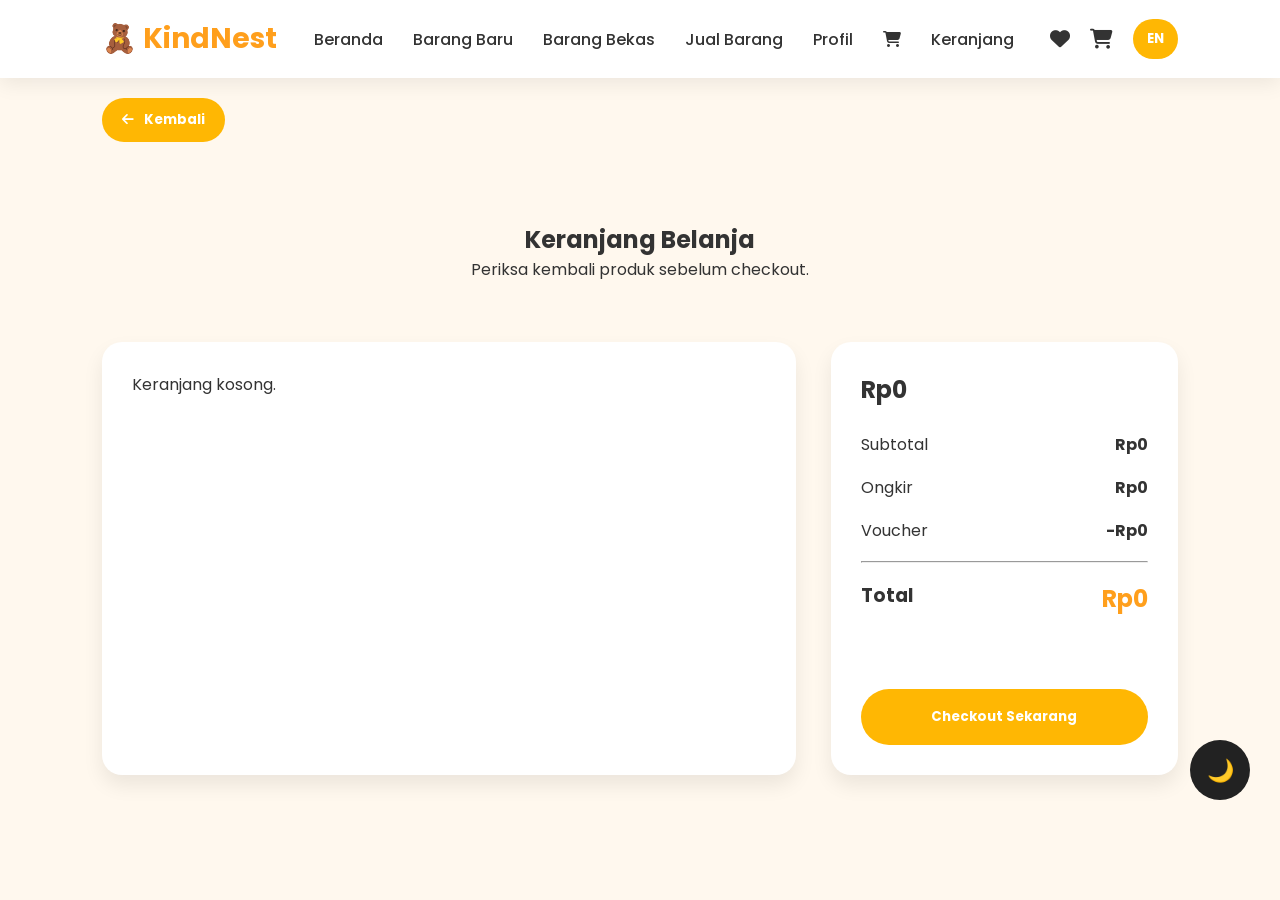
<file: cart.html>
<!DOCTYPE html>
<html lang="id">

<head>

<meta charset="UTF-8">
<meta name="viewport" content="width=device-width, initial-scale=1.0">

<title>KindNest | Keranjang</title>

<link rel="preconnect" href="https://fonts.googleapis.com">

<link href="https://fonts.googleapis.com/css2?family=Poppins:wght@300;400;500;600;700&display=swap" rel="stylesheet">

<link rel="stylesheet" href="https://cdnjs.cloudflare.com/ajax/libs/font-awesome/6.6.0/css/all.min.css">

<link rel="stylesheet" href="css/style.css">

<style>

.page-title{

text-align:center;

padding:60px;

}

.cart-container{

display:grid;

grid-template-columns:2fr 1fr;

gap:35px;

padding:0 8% 80px;

}

.cart-list{

background:white;

padding:30px;

border-radius:20px;

box-shadow:0 10px 20px rgba(0,0,0,.08);

}

.cart-item{

display:flex;

align-items:center;

gap:25px;

padding:25px 0;

border-bottom:1px solid #eee;

}

.cart-item img{

width:140px;

height:140px;

object-fit:cover;

border-radius:20px;

}

.item-info{

flex:1;

}

.item-info h3{

margin-bottom:10px;

}

.qty{

display:flex;

align-items:center;

gap:15px;

margin-top:15px;

}

.qty button{

width:35px;

height:35px;

border:none;

border-radius:50%;

background:#ffb703;

color:white;

cursor:pointer;

}

.remove{

color:red;

cursor:pointer;

margin-top:15px;

display:inline-block;

}

.summary{

background:white;

padding:30px;

border-radius:20px;

height:fit-content;

box-shadow:0 10px 20px rgba(0,0,0,.08);

}

.summary h2{

margin-bottom:25px;

}

.summary-row{

display:flex;

justify-content:space-between;

margin:18px 0;

}

.checkout{

margin-top:30px;

width:100%;

padding:18px;

border:none;

background:#ffb703;

color:white;

font-weight:bold;

border-radius:40px;

cursor:pointer;

}

.checkout:hover{

background:#fb8500;

}

@media(max-width:900px){

.cart-container{

grid-template-columns:1fr;

}

}

</style>

</head>

<body>

<header>

<div class="logo">🧸 KindNest</div>

<nav>

<nav>

<a href="index.html">Beranda</a>

<a href="barang-baru.html">Barang Baru</a>

<a href="barang-bekas.html">Barang Bekas</a>

<a href="seller-dashboard.html">Jual Barang</a>

<a href="profile.html">Profil</a>

<a href="cart.html">
<i class="fa-solid fa-cart-shopping"></i>
</a>

</nav>

<a href="cart.html">Keranjang</a>

</nav>

<div class="header-icon">

<i class="fa-solid fa-heart"></i>

<i class="fa-solid fa-cart-shopping"></i>

</div>

</header>

<section class="page-title">

<h1>Keranjang Belanja</h1>

<p>Periksa kembali produk sebelum checkout.</p>

</section>

<div class="cart-container">

<div class="cart-list">
    <div id="cartItemsContainer">
        <!-- cart items will be rendered here -->
    </div>
</div>

<div class="summary">

<h2>Ringkasan</h2>

<div class="summary-row">

<span>Subtotal</span>

<b>Rp0</b>

</div>

<div class="summary-row">

<span>Ongkir</span>

<b>Rp0</b>

</div>

<div class="summary-row">

<span>Voucher</span>

<b>-Rp0</b>

</div>

<hr>

<div class="summary-row">

<h3>Total</h3>

<h2 style="color:#ff9f1c">

Rp0

</h2>

</div>

<button class="checkout">

Checkout Sekarang

</button>

</div>

</div>

<script src="js/script.js"></script>
<script>
// Render cart from localStorage
function getCartItems(){
    return JSON.parse(localStorage.getItem('cartItems')) || [];
}

function saveCartItems(items){
    localStorage.setItem('cartItems', JSON.stringify(items));
    // update badge if any
    const evt = new Event('cartUpdated');
    window.dispatchEvent(evt);
}

function renderCart(){
    const container = document.getElementById('cartItemsContainer');
    const items = getCartItems();
    container.innerHTML = '';

    if(items.length === 0){
        container.innerHTML = '<p>Keranjang kosong.</p>';
    }

    let subtotal = 0;

    items.forEach(item => {
        subtotal += (item.price || 0) * (item.qty || 1);
        const div = document.createElement('div');
        div.className = 'cart-item';
        div.innerHTML = `
            <img src="${item.image}">
            <div class="item-info">
                <h3>${item.title}</h3>
                <p>${item.category || ''}</p>
                <h2>Rp${(item.price||0).toLocaleString('id-ID')}</h2>
                <div class="qty">
                    <button data-id="${item.id}" class="qty-decr">-</button>
                    <span>${item.qty || 1}</span>
                    <button data-id="${item.id}" class="qty-incr">+</button>
                </div>
                <div class="remove" data-id="${item.id}">
                    <i class="fa-solid fa-trash"></i>
                    Hapus
                </div>
            </div>
        `;
        container.appendChild(div);
    });

    // update summary
    const ongkir = items.length ? 20000 : 0;
    const voucher = items.length ? 0 : 0;
    const total = subtotal + ongkir - voucher;

    const summary = document.querySelector('.summary');
    if(summary){
        summary.querySelector('.summary-row b').innerText = 'Rp' + subtotal.toLocaleString('id-ID');
        const rows = summary.querySelectorAll('.summary-row');
        if(rows.length>=2) rows[1].querySelector('b').innerText = 'Rp' + ongkir.toLocaleString('id-ID');
        if(rows.length>=3) rows[2].querySelector('b').innerText = (voucher ? '-Rp' + voucher.toLocaleString('id-ID') : '-Rp0');
        const totalEl = summary.querySelector('h2');
        if(totalEl) totalEl.innerText = 'Rp' + total.toLocaleString('id-ID');
    }

    // attach handlers
    container.querySelectorAll('.qty-incr').forEach(btn=>{
        btn.addEventListener('click', ()=> changeQty(btn.dataset.id, 1));
    });
    container.querySelectorAll('.qty-decr').forEach(btn=>{
        btn.addEventListener('click', ()=> changeQty(btn.dataset.id, -1));
    });
    container.querySelectorAll('.remove').forEach(btn=>{
        btn.addEventListener('click', ()=> removeItem(btn.dataset.id));
    });
}

function changeQty(id, delta){
    const items = getCartItems();
    const idx = items.findIndex(i=>i.id === id);
    if(idx === -1) return;
    items[idx].qty = Math.max(1, (items[idx].qty || 1) + delta);
    saveCartItems(items);
    renderCart();
}

function removeItem(id){
    let items = getCartItems();
    items = items.filter(i=>i.id !== id);
    saveCartItems(items);
    renderCart();
}

document.querySelector('.checkout').addEventListener('click', ()=>{
    window.location = 'checkout.html';
});

// listen for cart updates from other pages
window.addEventListener('cartUpdated', ()=>{
    renderCart();
});

// initial render
renderCart();

</script>

</body>

</html>
</file>
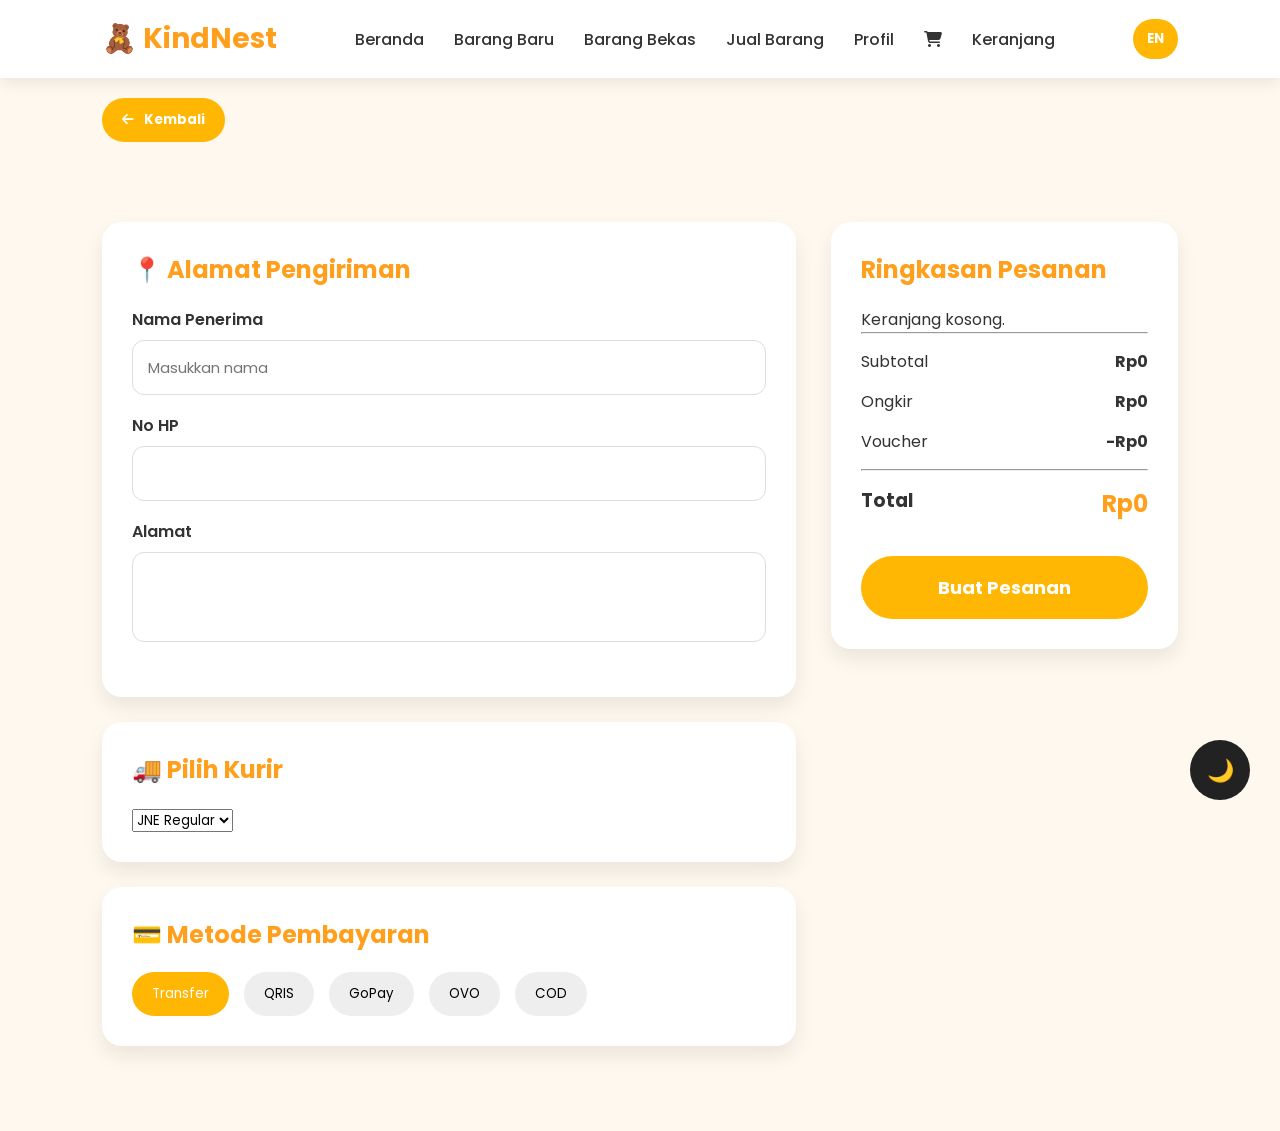
<file: checkout.html>
<!DOCTYPE html>
<html lang="id">
<head>

<meta charset="UTF-8">
<meta name="viewport" content="width=device-width, initial-scale=1.0">

<title>KindNest | Checkout</title>

<link rel="preconnect" href="https://fonts.googleapis.com">

<link href="https://fonts.googleapis.com/css2?family=Poppins:wght@300;400;500;600;700&display=swap" rel="stylesheet">

<link rel="stylesheet" href="https://cdnjs.cloudflare.com/ajax/libs/font-awesome/6.6.0/css/all.min.css">

<link rel="stylesheet" href="css/style.css">

<style>

body{
background:#FFF8EE;
}

.checkout-wrapper{
display:grid;
grid-template-columns:2fr 1fr;
gap:35px;
padding:60px 8%;
}

.card{
background:white;
padding:30px;
border-radius:20px;
margin-bottom:25px;
box-shadow:0 10px 20px rgba(0,0,0,.08);
}

.card h2{
margin-bottom:20px;
color:#ff9f1c;
}

.input-group{
margin-bottom:18px;
}

.input-group label{
display:block;
margin-bottom:8px;
font-weight:600;
}

.input-group input,
.input-group textarea,
.input-group select{

width:100%;
padding:15px;
border-radius:12px;
border:1px solid #ddd;
font-size:15px;

}

textarea{
resize:none;
height:90px;
}

.order-item{

display:flex;
justify-content:space-between;
margin:15px 0;

}

.summary-row{

display:flex;
justify-content:space-between;
margin:15px 0;

}

.place-order{

width:100%;
padding:18px;
background:#ffb703;
color:white;
font-size:18px;
font-weight:bold;
border:none;
border-radius:40px;
cursor:pointer;

}

.place-order:hover{

background:#fb8500;

}

.payment-option{

display:flex;
gap:15px;
margin-top:15px;
flex-wrap:wrap;

}

.payment-option button{

padding:12px 20px;
border:none;
border-radius:30px;
cursor:pointer;
background:#eee;

}

.payment-option button.active{

background:#ffb703;
color:white;

}

.success{

display:none;

position:fixed;

top:50%;

left:50%;

transform:translate(-50%,-50%);

background:white;

padding:40px;

border-radius:25px;

box-shadow:0 20px 50px rgba(0,0,0,.2);

text-align:center;

z-index:9999;

}

.success i{

font-size:70px;

color:#4CAF50;

margin-bottom:20px;

}

.success button{

margin-top:25px;

padding:12px 30px;

background:#ffb703;

border:none;

border-radius:30px;

color:white;

cursor:pointer;

}

@media(max-width:900px){

.checkout-wrapper{

grid-template-columns:1fr;

}

}

</style>

</head>

<body>

<header>

<div class="logo">🧸 KindNest</div>

<nav>

<a href="index.html">Beranda</a>

<a href="barang-baru.html">Barang Baru</a>

<a href="barang-bekas.html">Barang Bekas</a>

<a href="seller-dashboard.html">Jual Barang</a>

<a href="profile.html">Profil</a>

<a href="cart.html">
<i class="fa-solid fa-cart-shopping"></i>
</a>

<a href="cart.html">Keranjang</a>

</nav>

<div class="header-icon"></div>

</header>

<div class="checkout-wrapper">

<div>

<div class="card">

<h2>📍 Alamat Pengiriman</h2>

<div class="input-group">

<label>Nama Penerima</label>

<input type="text" placeholder="Masukkan nama">

</div>

<div class="input-group">

<label>No HP</label>

<input type="text">

</div>

<div class="input-group">

<label>Alamat</label>

<textarea></textarea>

</div>

</div>

<div class="card">

<h2>🚚 Pilih Kurir</h2>

<select>

<option>JNE Regular</option>

<option>J&T Express</option>

<option>SiCepat</option>

<option>AnterAja</option>

</select>

</div>

<div class="card">

<h2>💳 Metode Pembayaran</h2>

<div class="payment-option">

<button class="active">Transfer</button>

<button>QRIS</button>

<button>GoPay</button>

<button>OVO</button>

<button>COD</button>

</div>

</div>

</div>

<div>

<div class="card">

<h2>Ringkasan Pesanan</h2>

<div id="orderItemsContainer"></div>

<hr>

<div class="summary-row">

<span>Subtotal</span>

<b id="subtotalValue">Rp0</b>

</div>

<div class="summary-row">

<span>Ongkir</span>

<b id="shippingValue">Rp0</b>

</div>

<div class="summary-row">

<span>Voucher</span>

<b id="voucherValue">-Rp0</b>

</div>

<hr>

<div class="summary-row">

<h3>Total</h3>

<h2 id="totalValue" style="color:#ff9f1c">Rp0</h2>

</div>

<button class="place-order">

Buat Pesanan

</button>

</div>

</div>

</div>

<div class="success" id="success">

<i class="fa-solid fa-circle-check"></i>

<h2>Pesanan Berhasil!</h2>

<p>

Terima kasih telah berbelanja di KindNest.

</p>

<button onclick="window.location='index.html'">

Kembali ke Home

</button>

</div>

<script src="js/script.js"></script>
<script>

document.querySelectorAll(".payment-option button").forEach(btn=>{

btn.onclick=function(){

document.querySelectorAll(".payment-option button").forEach(b=>b.classList.remove("active"));

this.classList.add("active");

}

});

function getCartItems(){
    return JSON.parse(localStorage.getItem('cartItems')) || [];
}

function formatRp(value){
    return 'Rp' + Number(value).toLocaleString('id-ID');
}

function renderCheckoutSummary(){
    const items = getCartItems();
    const container = document.getElementById('orderItemsContainer');
    container.innerHTML = '';

    let subtotal = 0;
    items.forEach(item => {
        const qty = item.qty || 1;
        const lineTotal = (item.price || 0) * qty;
        subtotal += lineTotal;
        const orderItem = document.createElement('div');
        orderItem.className = 'order-item';
        orderItem.innerHTML = `
            <span>${item.title} x${qty}</span>
            <b>${formatRp(lineTotal)}</b>
        `;
        container.appendChild(orderItem);
    });

    if(items.length === 0){
        container.innerHTML = '<p>Keranjang kosong.</p>';
    }

    const shipping = items.length ? 20000 : 0;
    const voucher = 0;
    const total = subtotal + shipping - voucher;

    document.getElementById('subtotalValue').innerText = formatRp(subtotal);
    document.getElementById('shippingValue').innerText = formatRp(shipping);
    document.getElementById('voucherValue').innerText = voucher ? '-'+formatRp(voucher) : '-Rp0';
    document.getElementById('totalValue').innerText = formatRp(total);
}

document.querySelector(".place-order").onclick=function(){

document.getElementById("success").style.display="block";

}

window.addEventListener('DOMContentLoaded', renderCheckoutSummary);

</script>

</body>

</html>
</file>
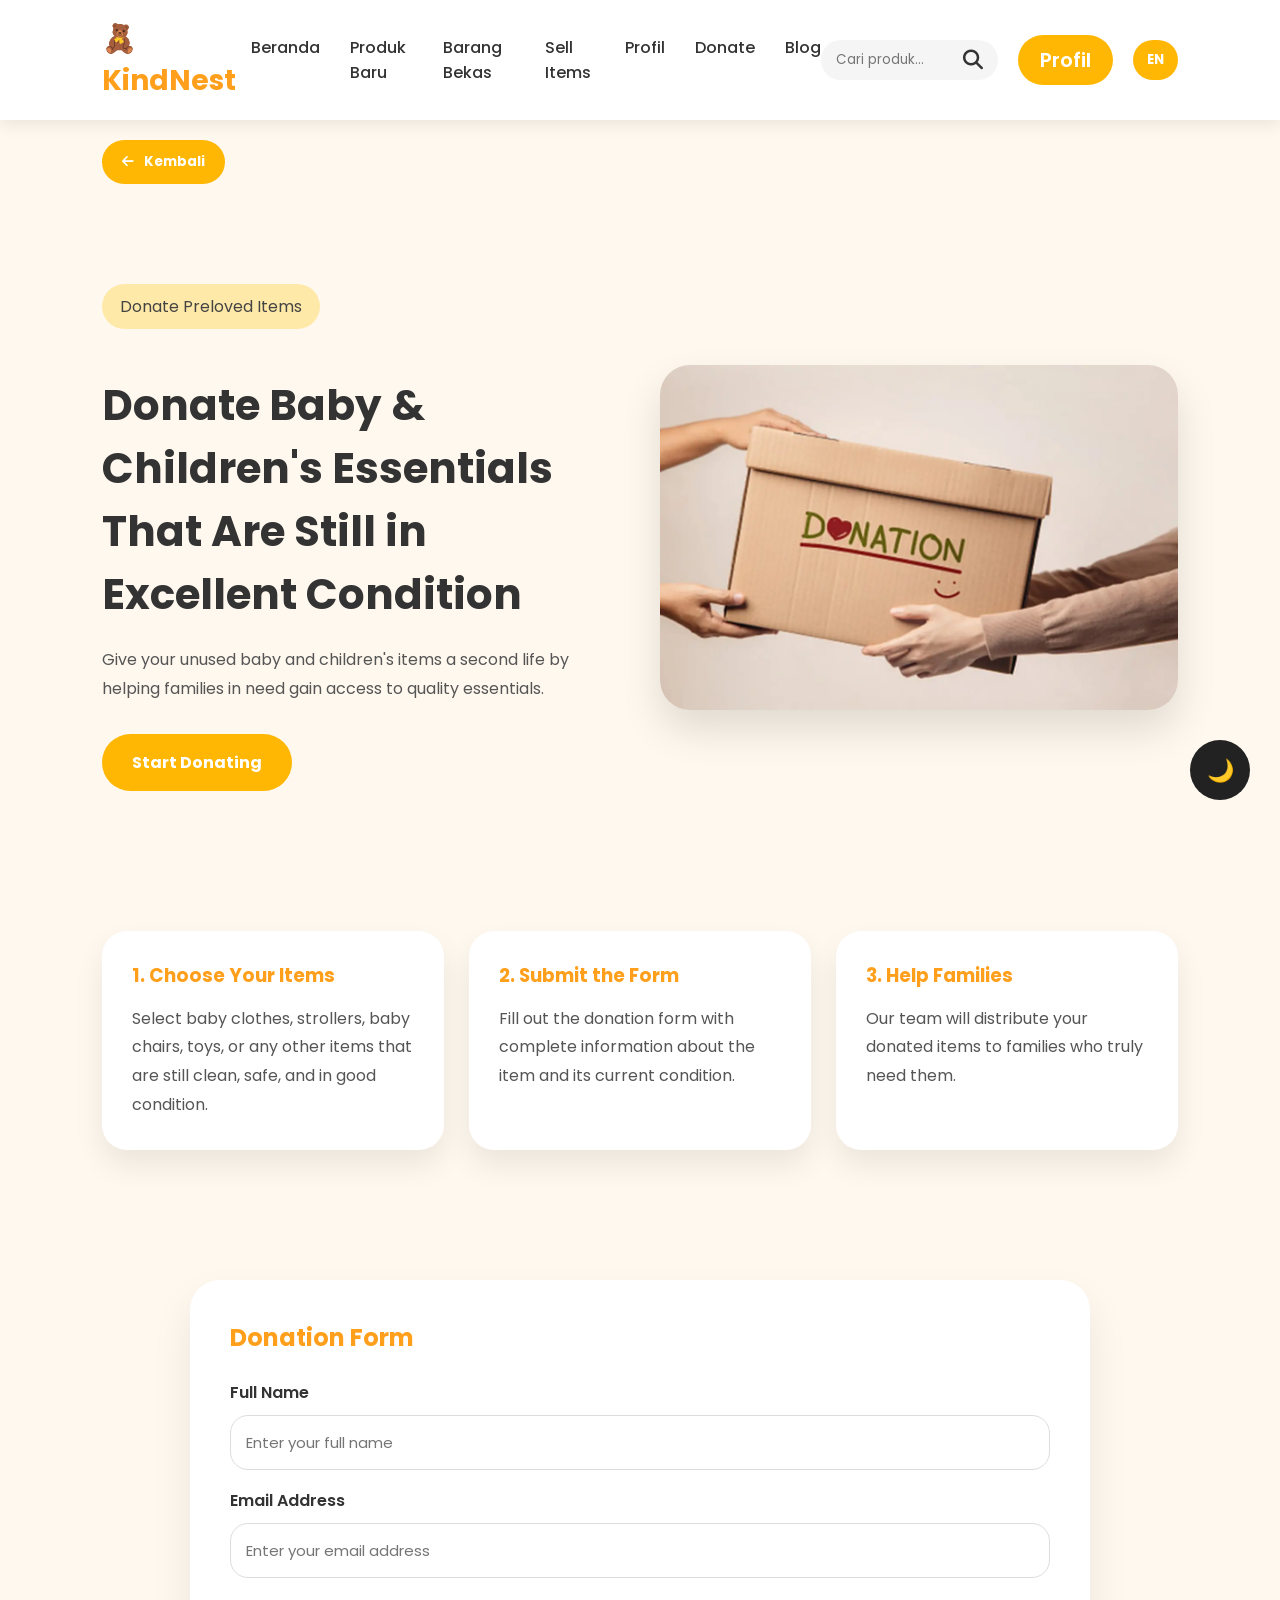
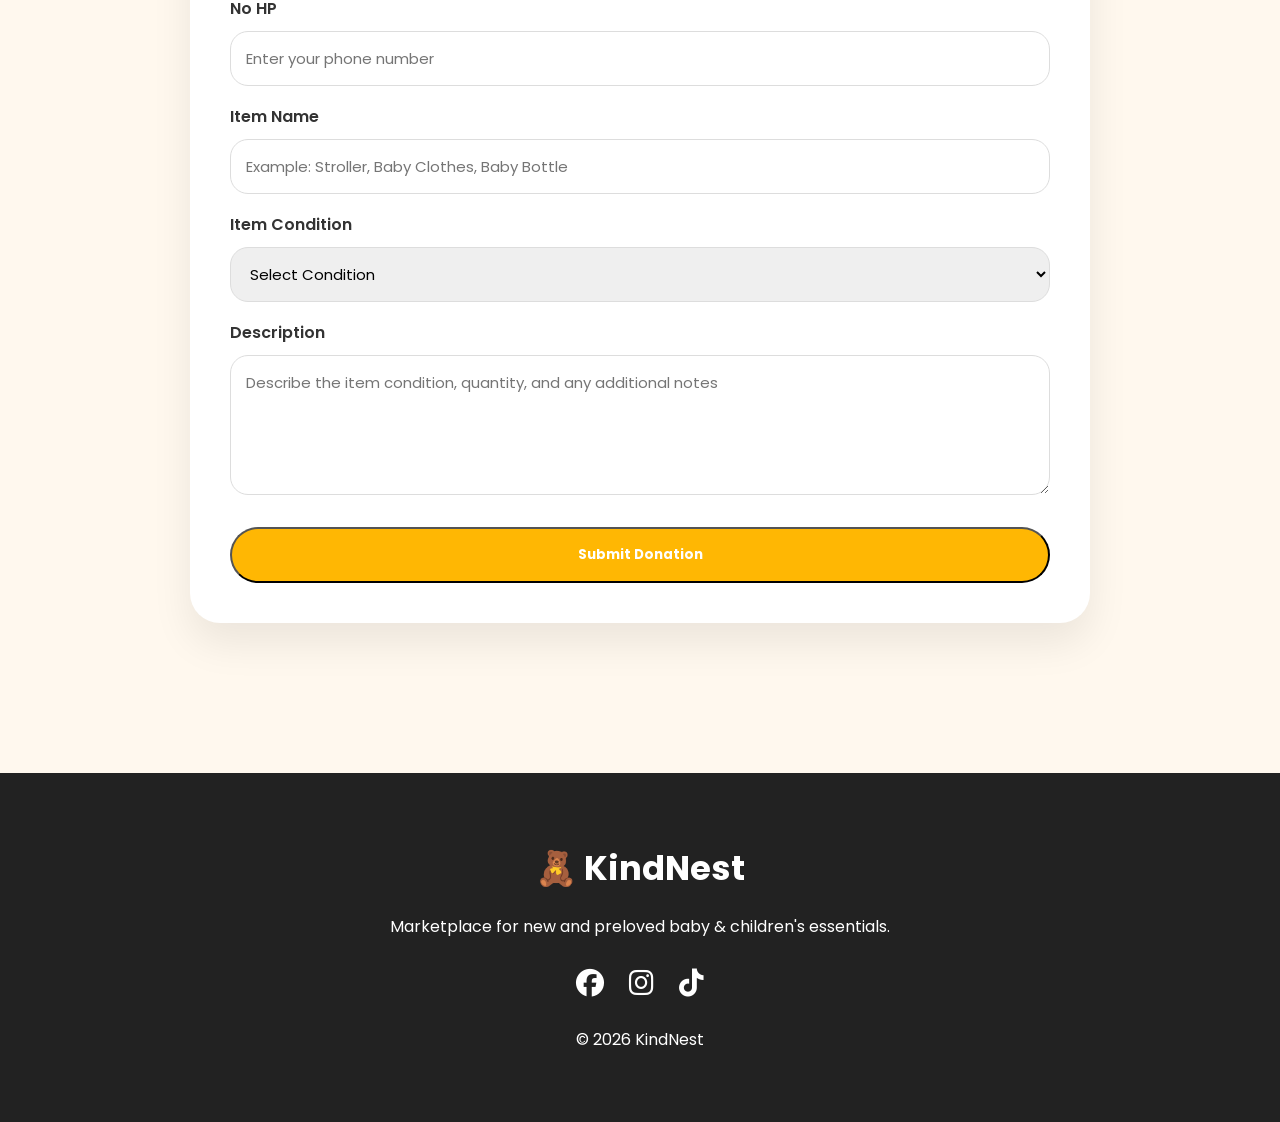
<file: Donasi.html>
<!DOCTYPE html>
<html lang="en">
<head>
    <meta charset="UTF-8">
    <meta name="viewport" content="width=device-width, initial-scale=1.0">
    <title>KindNest | Donate Items</title>

    <link rel="preconnect" href="https://fonts.googleapis.com">

    <link href="https://fonts.googleapis.com/css2?family=Poppins:wght@300;400;500;600;700&display=swap" rel="stylesheet">

    <link rel="stylesheet" href="https://cdnjs.cloudflare.com/ajax/libs/font-awesome/6.6.0/css/all.min.css">

    <link rel="stylesheet" href="css/style.css">

</head>

<body>

<header>

    <div class="logo">
        🧸 KindNest
    </div>

    <nav>

        <a href="index.html">Home</a>

        <a href="barang-baru.html">New Products</a>

        <a href="barang-bekas.html">Preloved</a>

        <a href="seller-dashboard.html">Sell Items</a>

        <a href="profile.html">Profile</a>

        <a href="Donasi.html">Donate</a>

        <a href="blogartikel.html">Blog</a>

    </nav>

    <div class="header-icon">

        <div class="search-box">

            <input
                type="text"
                placeholder="Search products...">

            <i class="fa-solid fa-magnifying-glass"></i>

        </div>

        <a href="profile.html" class="login-btn">

            Profile

        </a>

    </div>

</header>

<!-- ================= HERO ================= -->

<section class="donation-hero">

    <div class="donation-hero-text">

        <span class="badge">

            Donate Preloved Items

        </span>

        <h1>

            Donate Baby & Children's Essentials That Are Still in Excellent Condition

        </h1>

        <p>

            Give your unused baby and children's items a second life by helping families in need gain access to quality essentials.

        </p>

        <a href="#formSection" class="btn-primary">

            Start Donating

        </a>

    </div>

    <div class="donation-hero-image">

        <img
            src="assets/images/donasi.png"
            alt="Donation">

    </div>

</section>

<!-- ================= HOW IT WORKS ================= -->

<section class="donation-info-section">

    <div class="donation-info-card">

        <h3>

            1. Choose Your Items

        </h3>

        <p>

            Select baby clothes, strollers, baby chairs, toys, or any other items that are still clean, safe, and in good condition.

        </p>

    </div>

    <div class="donation-info-card">

        <h3>

            2. Submit the Form

        </h3>

        <p>

            Fill out the donation form with complete information about the item and its current condition.

        </p>

    </div>

    <div class="donation-info-card">

        <h3>

            3. Help Families

        </h3>

        <p>

            Our team will distribute your donated items to families who truly need them.

        </p>

    </div>

</section>

<!-- ================= DONATION FORM ================= -->

<section id="formSection" class="donation-form-section">

    <div class="donation-card">

        <h2>

            Donation Form

        </h2>

        <form id="donationForm">

            <label>

                Full Name

            </label>

            <input
                type="text"
                placeholder="Enter your full name"
                required>

            <label>

                Email Address

            </label>

            <input
                type="email"
                placeholder="Enter your email address"
                required>

            <label>

                Phone Number

            </label>

            <input
                type="tel"
                placeholder="Enter your phone number"
                required>

            <label>

                Item Name

            </label>

            <input
                type="text"
                placeholder="Example: Stroller, Baby Clothes, Baby Bottle"
                required>

            <label>

                Item Condition

            </label>

            <select required>

                <option value="">

                    Select Condition

                </option>

                <option value="like-new">

                    Like New

                </option>

                <option value="good">

                    Good

                </option>

                <option value="fair">

                    Fair

                </option>

            </select>

            <label>

                Description

            </label>

            <textarea
                placeholder="Describe the item condition, quantity, and any additional notes"></textarea>
            <button type="submit" class="btn-primary">

                Submit Donation

            </button>

        </form>

        <div
            class="success-message"
            id="donationSuccess"
            style="display:none;">

            <h2>

                Thank You!

            </h2>

            <p>

                Your donation request has been successfully submitted.
                Our team will contact you soon with the next steps.

            </p>

        </div>

    </div>

</section>

<!-- ================= FOOTER ================= -->

<footer>

    <h2>

        🧸 KindNest

    </h2>

    <p>

        Marketplace for new and preloved baby & children's essentials.

    </p>

    <div class="social">

        <i class="fab fa-facebook"></i>

        <i class="fab fa-instagram"></i>

        <i class="fab fa-tiktok"></i>

    </div>

    <p>

        © 2026 KindNest

    </p>

</footer>

<script src="js/script.js"></script>

<script>

const donationForm = document.getElementById("donationForm");
const successMessage = document.getElementById("donationSuccess");

donationForm.addEventListener("submit", function(e){

    e.preventDefault();

    donationForm.style.display = "none";

    successMessage.style.display = "block";

    successMessage.scrollIntoView({

        behavior: "smooth"

    });

});

</script>

</body>

</html>
</file>
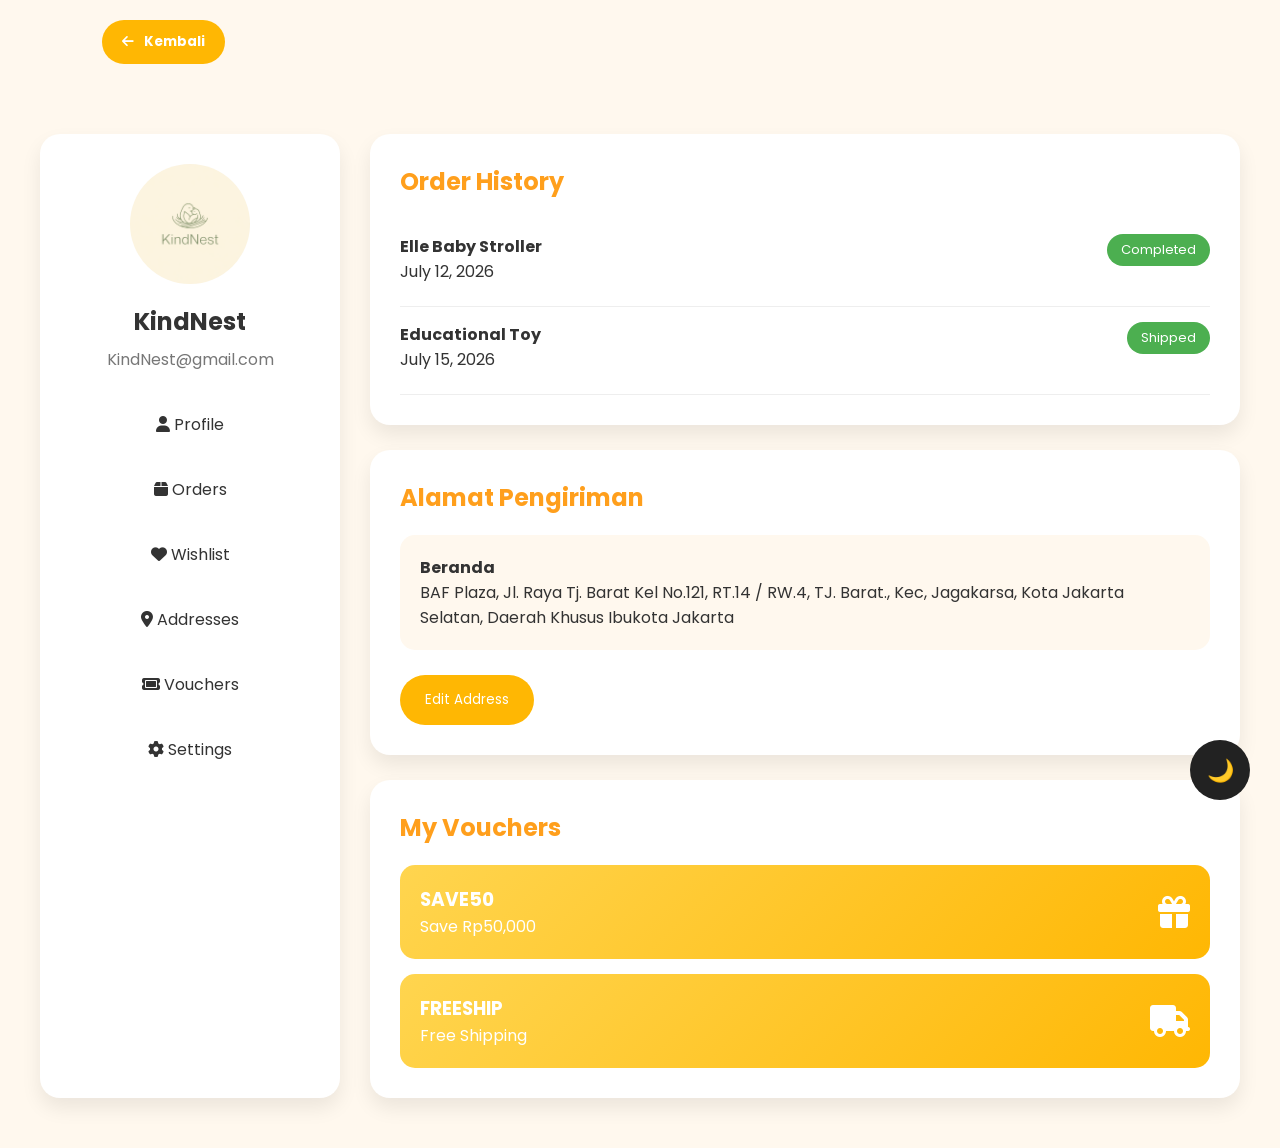
<file: profile.html>
<!DOCTYPE html>
<html lang="id">
<head>

<meta charset="UTF-8">
<meta name="viewport" content="width=device-width, initial-scale=1.0">

<title>KindNest | My Profile</title>

<link rel="preconnect" href="https://fonts.googleapis.com">

<link href="https://fonts.googleapis.com/css2?family=Poppins:wght@300;400;500;600;700&display=swap" rel="stylesheet">

<link rel="stylesheet"
href="https://cdnjs.cloudflare.com/ajax/libs/font-awesome/6.6.0/css/all.min.css">

<link rel="stylesheet" href="css/style.css">

<style>

body{

background:#FFF8EE;
font-family:Poppins,sans-serif;

}

.profile{

max-width:1200px;
margin:50px auto;
display:grid;
grid-template-columns:300px 1fr;
gap:30px;

}

.sidebar{

background:white;
border-radius:20px;
padding:30px;
text-align:center;
box-shadow:0 10px 20px rgba(0,0,0,.08);

}

.sidebar img{

width:120px;
height:120px;
border-radius:50%;
object-fit:cover;
margin-bottom:20px;

}

.sidebar h2{

margin-bottom:8px;

}

.sidebar p{

color:#777;
margin-bottom:25px;

}

.menu{

list-style:none;

}

.menu li{

padding:15px;
margin-bottom:10px;
border-radius:12px;
cursor:pointer;
transition:.3s;

}

.menu li:hover{

background:#ffb703;
color:white;

}

.content{

display:grid;
gap:25px;

}

.card{

background:white;
padding:30px;
border-radius:20px;
box-shadow:0 10px 20px rgba(0,0,0,.08);

}

.card h2{

margin-bottom:20px;
color:#ff9f1c;

}

.order{

display:flex;
justify-content:space-between;
padding:15px 0;
border-bottom:1px solid #eee;

}

.badge{

padding:6px 14px;
border-radius:20px;
background:#4CAF50;
color:white;
font-size:13px;

}

.address{

background:#FFF8EE;
padding:20px;
border-radius:15px;

}

.voucher{

display:flex;
justify-content:space-between;
align-items:center;
background:linear-gradient(135deg,#FFD54F,#FFB703);
padding:20px;
border-radius:15px;
color:white;
margin-top:15px;

}

.edit{

margin-top:25px;
padding:15px 25px;
background:#ffb703;
border:none;
color:white;
border-radius:30px;
cursor:pointer;

}

@media(max-width:900px){

.profile{

grid-template-columns:1fr;

}

}

</style>

</head>

<body>

<div class="profile">

<div class="sidebar">

<img src="assets/images/logo.png">

<h2>KindNest</h2>

<p>KindNest@gmail.com</p>

<ul class="menu">

<li><i class="fa-solid fa-user"></i> Profile</li>

<li><i class="fa-solid fa-box"></i> Orders</li>

<li><i class="fa-solid fa-heart"></i> Wishlist</li>

<li><i class="fa-solid fa-location-dot"></i> Addresses</li>

<li><i class="fa-solid fa-ticket"></i> Vouchers</li>

<li><i class="fa-solid fa-gear"></i> Settings</li>

</ul>

</div>

<div class="content">

<div class="card">

<h2>Order History</h2>

<div class="order">

<div>

<strong>Elle Baby Stroller</strong>

<p>July 12, 2026</p>

</div>

<span class="badge">Completed</span>

</div>

<div class="order">

<div>

<strong>Educational Toy</strong>

<p>July 15, 2026</p>

</div>

<span class="badge">Shipped</span>

</div>

</div>

<div class="card">

<h2>Shipping Address</h2>

<div class="address">

<strong>Home</strong>

<p>

BAF Plaza, Jl. Raya Tj. Barat Kel No.121, RT.14 / RW.4, TJ. Barat., Kec, Jagakarsa, Kota Jakarta Selatan, Daerah Khusus Ibukota Jakarta

</p>

</div>

<button class="edit">

Edit Address

</button>

</div>

<div class="card">

<h2>My Vouchers</h2>

<div class="voucher">

<div>

<h3>SAVE50</h3>

<p>Save Rp50,000</p>

</div>

<i class="fa-solid fa-gift fa-2x"></i>

</div>

<div class="voucher">

<div>

<h3>FREESHIP</h3>

<p>Free Shipping</p>

</div>

<i class="fa-solid fa-truck fa-2x"></i>

</div>

</div>

</div>

</div>

<script src="js/script.js"></script>
</body>

</html>
</file>
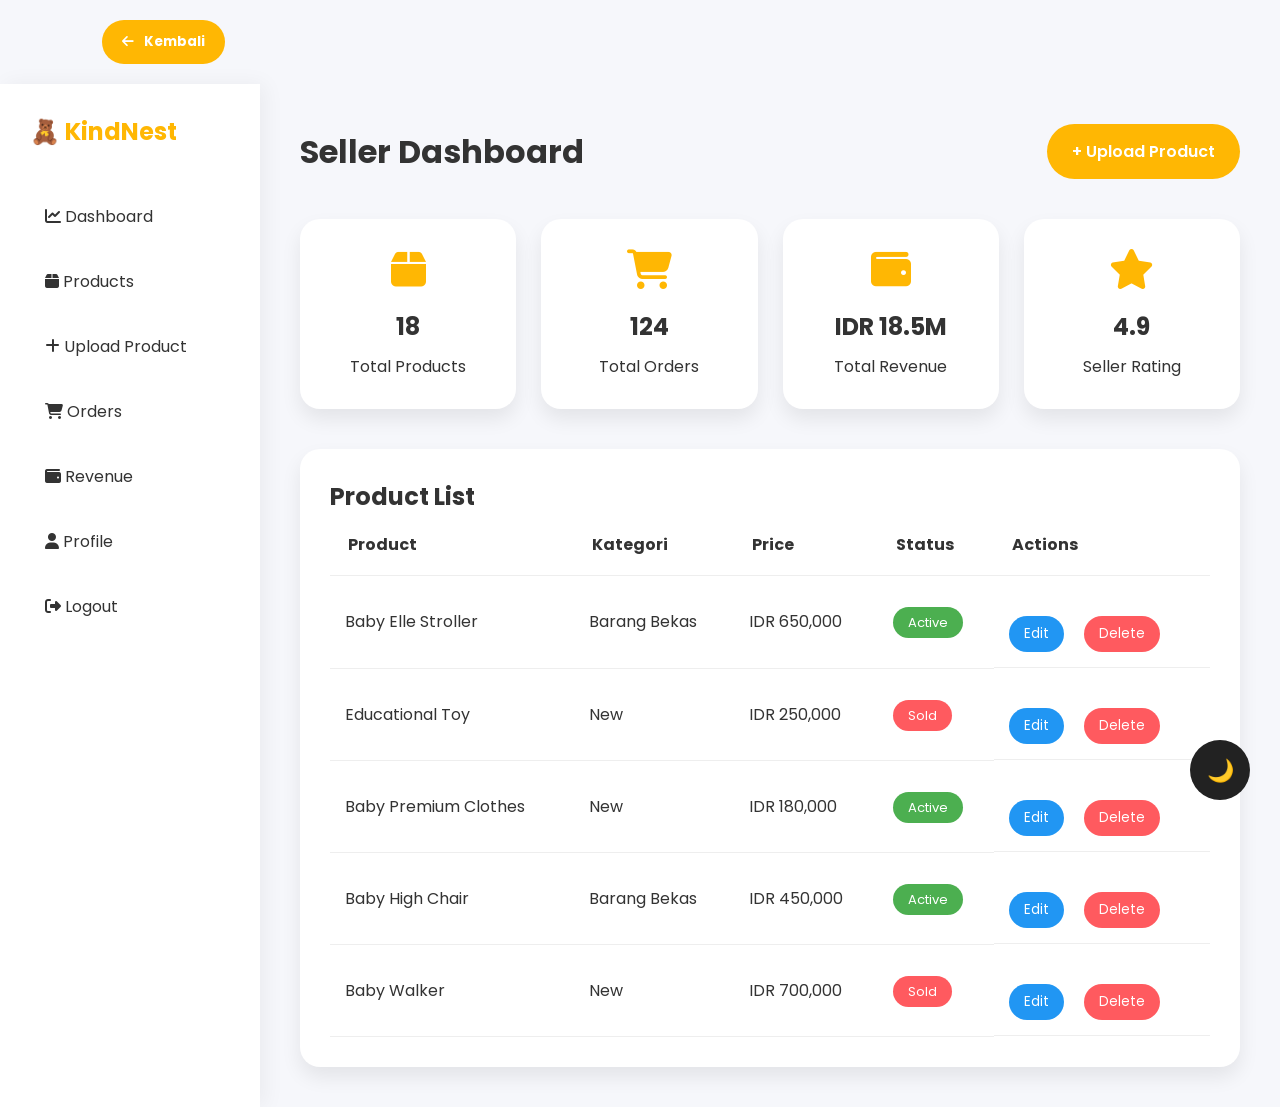
<file: seller-dashboard.html>
<!DOCTYPE html>
<html lang="en">

<head>

<meta charset="UTF-8">
<meta name="viewport" content="width=device-width, initial-scale=1.0">

<title>KindNest | Seller Dashboard</title>

<link href="https://fonts.googleapis.com/css2?family=Poppins:wght@300;400;500;600;700&display=swap" rel="stylesheet">

<link rel="stylesheet"
href="https://cdnjs.cloudflare.com/ajax/libs/font-awesome/6.6.0/css/all.min.css">

<link rel="stylesheet" href="css/style.css">

<style>

body{
    background:#f6f7fb;
    font-family:'Poppins',sans-serif;
}

.dashboard{
    display:grid;
    grid-template-columns:260px 1fr;
    min-height:100vh;
}

/* ================= Sidebar ================= */

.sidebar{
    background:#ffffff;
    padding:30px;
    box-shadow:5px 0 20px rgba(0,0,0,.05);
}

.sidebar h2{
    color:#ffb703;
    margin-bottom:40px;
}

.sidebar ul{
    list-style:none;
}

.sidebar li{
    padding:15px;
    margin-bottom:10px;
    border-radius:12px;
    cursor:pointer;
    transition:.3s;
}

.sidebar li:hover{
    background:#ffb703;
    color:white;
}

/* ================= Content ================= */

.content{
    padding:40px;
}

.title{
    display:flex;
    justify-content:space-between;
    align-items:center;
    gap:20px;
    margin-bottom:40px;
}

.add-btn{
    background:#ffb703;
    color:white;
    padding:15px 25px;
    border-radius:30px;
    text-decoration:none;
    font-weight:600;
    transition:.3s;
}

.add-btn:hover{
    background:#fb8500;
}

.cards{
    display:grid;
    grid-template-columns:repeat(4,1fr);
    gap:25px;
    margin-bottom:40px;
}

.card{
    background:white;
    padding:30px;
    border-radius:20px;
    text-align:center;
    box-shadow:0 10px 20px rgba(0,0,0,.08);
}

.card i{
    font-size:40px;
    color:#ffb703;
    margin-bottom:20px;
}

.card h2{
    margin-bottom:10px;
}

.table-box{
    background:white;
    padding:30px;
    border-radius:20px;
    box-shadow:0 10px 20px rgba(0,0,0,.08);
    overflow-x:auto;
}

table{
    width:100%;
    min-width:700px;
    border-collapse:collapse;
}

th,td{
    padding:18px;
    text-align:left;
    border-bottom:1px solid #eee;
}

.status{
    padding:6px 15px;
    border-radius:20px;
    font-size:13px;
    color:white;
}

.ready{
    background:#4CAF50;
}

.sold{
    background:#ff5a5f;
}

.action button{
    border:none;
    padding:8px 15px;
    border-radius:20px;
    cursor:pointer;
    margin-right:5px;
}

.edit{
    background:#2196F3;
    color:white;
}

.delete{
    background:#ff5a5f;
    color:white;
}

/* ================= Mobile ================= */

@media(max-width:992px){

.dashboard{
    grid-template-columns:1fr;
}

.sidebar{
    padding:20px;
}

.sidebar h2{
    text-align:center;
    margin-bottom:20px;
}

.sidebar ul{
    display:flex;
    overflow-x:auto;
    gap:10px;
    padding-bottom:10px;
    -webkit-overflow-scrolling:touch;
}

.sidebar ul::-webkit-scrollbar{
    display:none;
}

.sidebar li{
    flex:0 0 auto;
    white-space:nowrap;
    margin:0;
}

.content{
    padding:20px;
}

.title{
    flex-direction:column;
    align-items:flex-start;
}

.add-btn{
    width:100%;
    text-align:center;
}

.cards{
    grid-template-columns:repeat(2,1fr);
}

}

@media(max-width:768px){

.cards{
    grid-template-columns:1fr;
}

table{
    min-width:650px;
}

}

</style>

</head>

<body>

<div class="dashboard">

<!-- Sidebar -->

<div class="sidebar">

<h2>🧸 KindNest</h2>

<ul>

<li><i class="fa-solid fa-chart-line"></i> Dashboard</li>

<li><i class="fa-solid fa-box"></i> Products</li>

<li><i class="fa-solid fa-plus"></i> Upload Product</li>

<li><i class="fa-solid fa-cart-shopping"></i> Orders</li>

<li><i class="fa-solid fa-wallet"></i> Revenue</li>

<li><i class="fa-solid fa-user"></i> Profile</li>

<li><i class="fa-solid fa-right-from-bracket"></i> Logout</li>

</ul>

</div>

<!-- Content -->

<div class="content">

<div class="title">

<h1>Seller Dashboard</h1>

<a href="upload-produk.html" class="add-btn">

+ Upload Product

</a>

</div>

<div class="cards">

<!-- Dashboard Cards -->

<div class="card">

<i class="fa-solid fa-box"></i>

<h2>18</h2>

<p>Total Products</p>

</div>

<div class="card">

<i class="fa-solid fa-cart-shopping"></i>

<h2>124</h2>

<p>Total Orders</p>

</div>

<div class="card">

<i class="fa-solid fa-wallet"></i>

<h2>IDR 18.5M</h2>

<p>Total Revenue</p>

</div>

<div class="card">

<i class="fa-solid fa-star"></i>

<h2>4.9</h2>

<p>Seller Rating</p>

</div>

</div>

<!-- Product Table -->

<div class="table-box">

<h2>Product List</h2>

<table>

<tr>

<th>Product</th>

<th>Category</th>

<th>Price</th>

<th>Status</th>

<th>Actions</th>

</tr>

<tr>

<td>Baby Elle Stroller</td>

<td>Preloved</td>

<td>IDR 650,000</td>

<td><span class="status ready">Active</span></td>

<td class="action">

<button class="edit">Edit</button>

<button class="delete">Delete</button>

</td>

</tr>

<tr>

<td>Educational Toy</td>

<td>New</td>

<td>IDR 250,000</td>

<td><span class="status sold">Sold</span></td>

<td class="action">

<button class="edit">Edit</button>

<button class="delete">Delete</button>

</td>

</tr>

<tr>

<td>Baby Premium Clothes</td>

<td>New</td>

<td>IDR 180,000</td>

<td><span class="status ready">Active</span></td>

<td class="action">

<button class="edit">Edit</button>

<button class="delete">Delete</button>

</td>

</tr>

<tr>

<td>Baby High Chair</td>

<td>Preloved</td>

<td>IDR 450,000</td>

<td><span class="status ready">Active</span></td>

<td class="action">

<button class="edit">Edit</button>

<button class="delete">Delete</button>

</td>

</tr>

<tr>

<td>Baby Walker</td>

<td>New</td>

<td>IDR 700,000</td>

<td><span class="status sold">Sold</span></td>

<td class="action">

<button class="edit">Edit</button>

<button class="delete">Delete</button>

</td>

</tr>

</table>

</div>

</div>

</div>

<script src="js/script.js"></script>

</body>

</html>
</file>
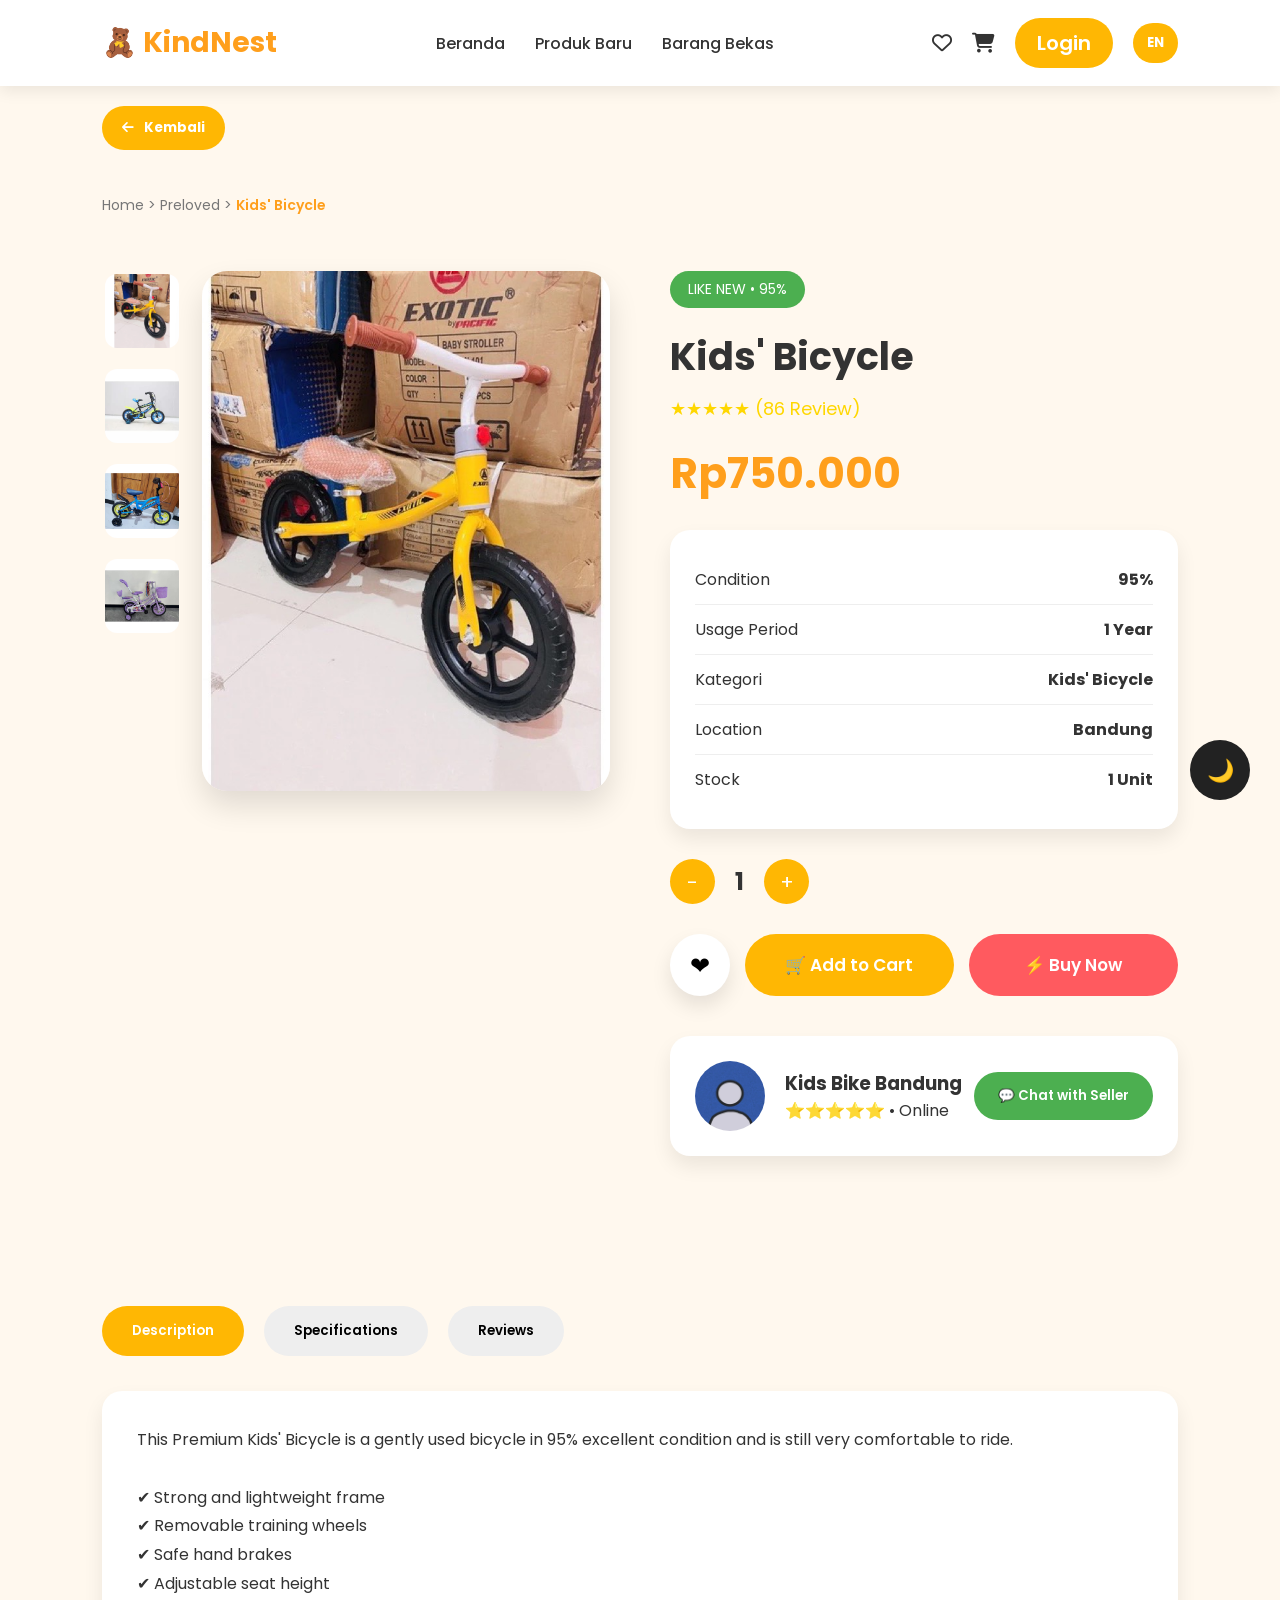
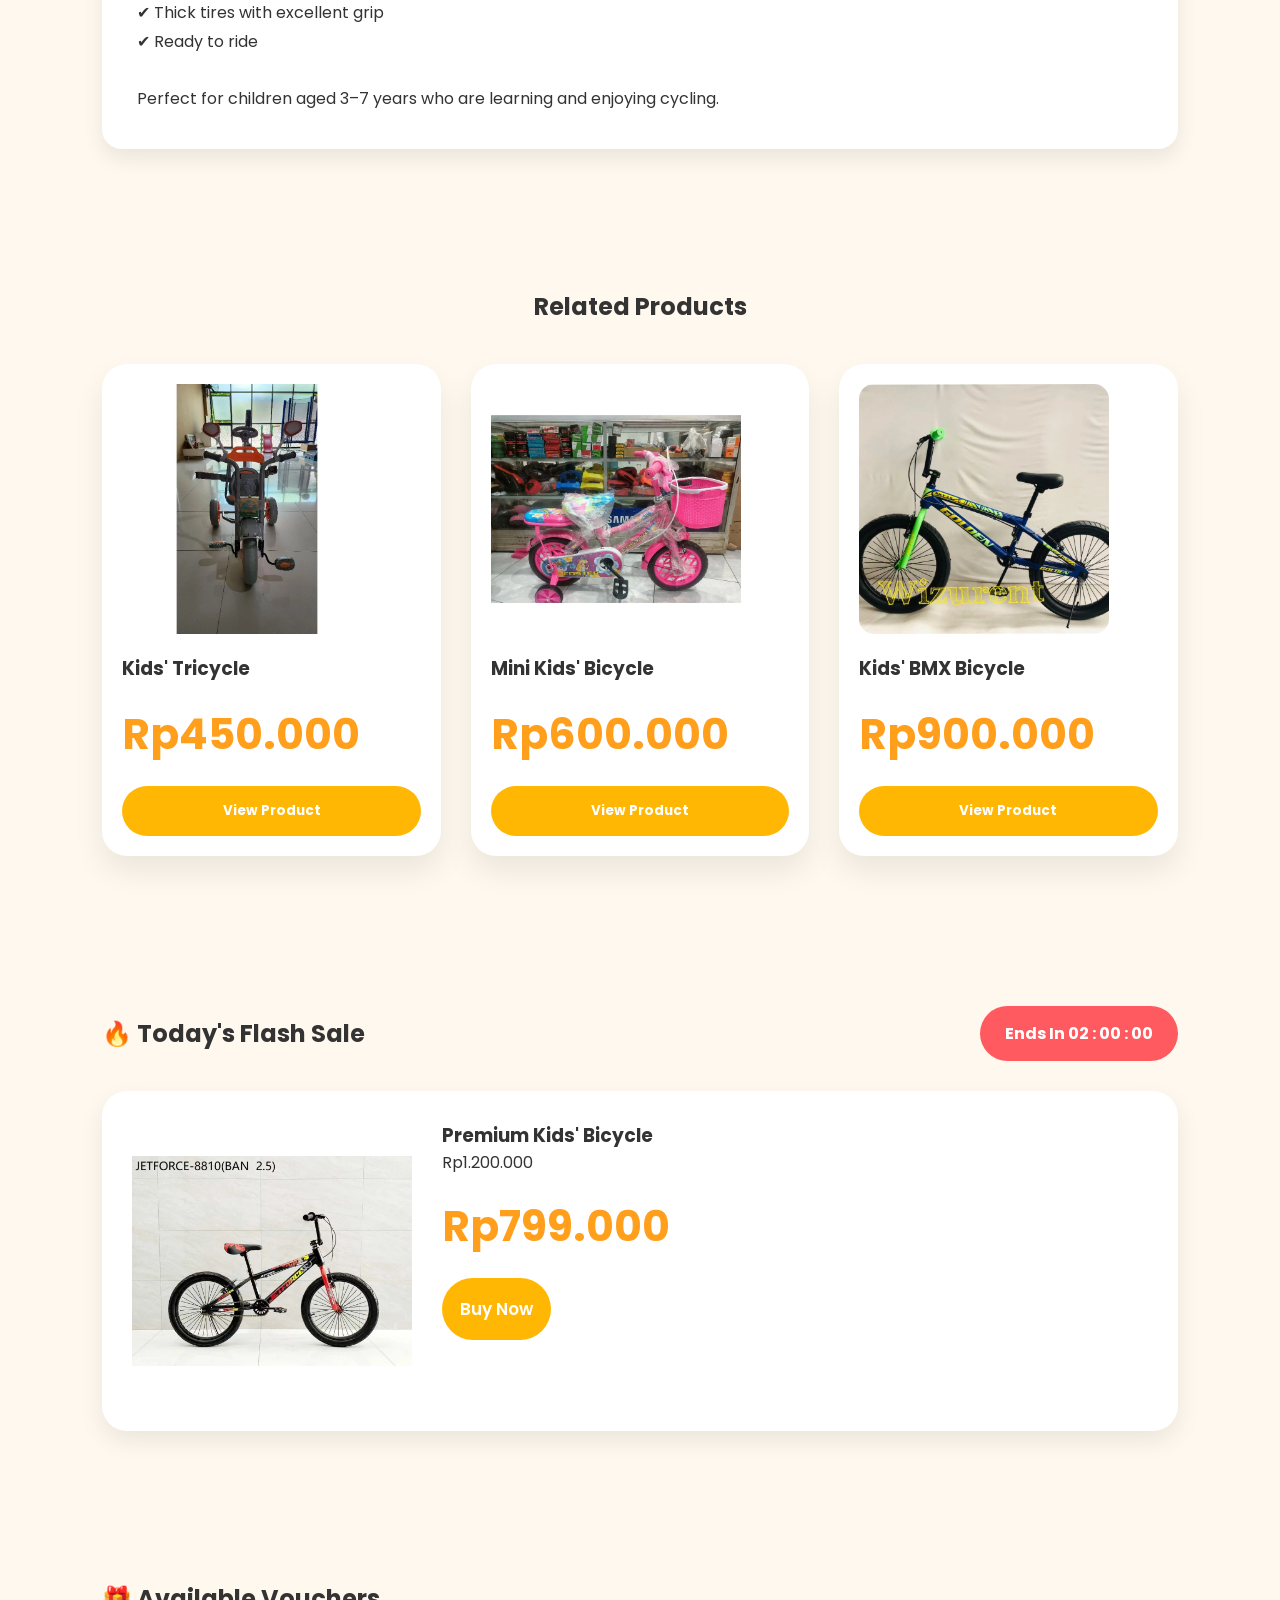
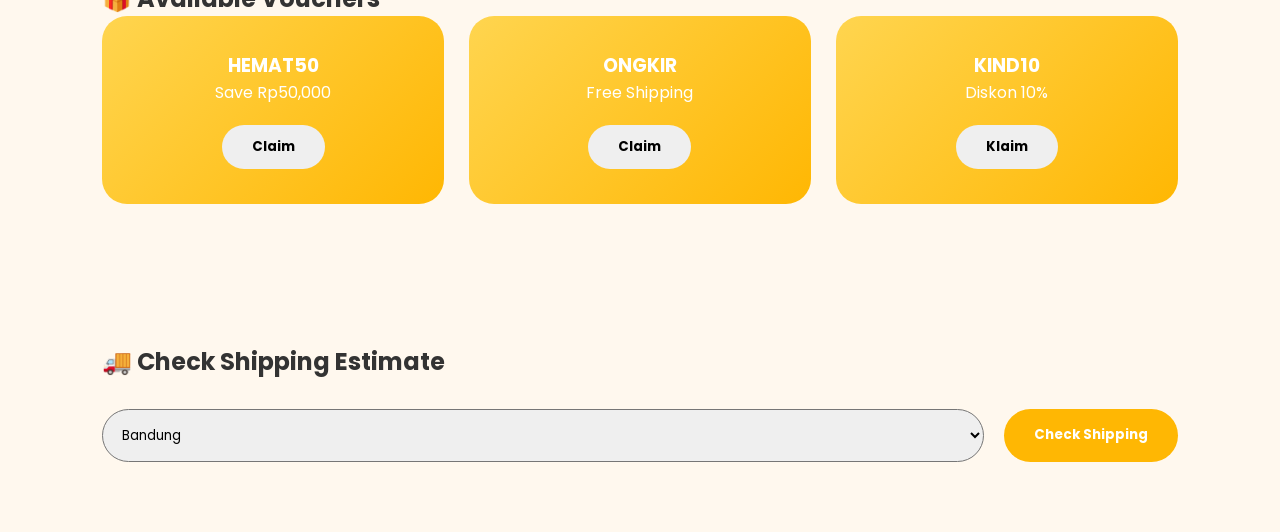
<file: sepeda.html>
<!DOCTYPE html>
<html lang="id">

<head>

<meta charset="UTF-8">
<meta name="viewport" content="width=device-width, initial-scale=1.0">

<title>KindNest | Preloved Kids' Bicycle Details</title>

<link rel="preconnect" href="https://fonts.googleapis.com">

<link href="https://fonts.googleapis.com/css2?family=Poppins:wght@300;400;500;600;700&display=swap" rel="stylesheet">

<link rel="stylesheet"
href="https://cdnjs.cloudflare.com/ajax/libs/font-awesome/6.6.0/css/all.min.css">

<link rel="stylesheet" href="css/style.css">

</head>


<body>


<header>

<div class="logo">🧸 KindNest</div>


<nav>

<a href="index.html">Home</a>
<a href="barang-baru.html">New Products</a>

<a href="barang-bekas.html">Preloved</a>

</nav>


<div class="header-icon">

<i class="fa-regular fa-heart"></i>

<i class="fa-solid fa-cart-shopping"></i>

<a href="login.html" class="login-btn">Login</a>

</div>

</header>



<div class="breadcrumb">

Home >

Preloved >

<span>Kids' Bicycle</span>

</div>




<section class="detail-container">


<!-- GALLERY -->

<div class="gallery">


<div class="thumbnail">


<img src="assets/images/sepedaanak1.jpeg" onclick="changeImage(this)">

<img src="assets/images/sepedaanak2.jpeg" onclick="changeImage(this)">

<img src="assets/images/sepedaanak3.jpeg" onclick="changeImage(this)">

<img src="assets/images/sepedaanak4.jpeg" onclick="changeImage(this)">


</div>



<div class="main-image">


<img id="mainImage" src="assets/images/sepedaanak1.jpeg">


</div>


</div>





<!-- DETAIL PRODUK -->


<div>


<span class="badge-used">

LIKE NEW • 95%

</span>



<h1 class="product-title">

Kids' Bicycle

</h1>



<div class="rating">

★★★★★ (86 Review)

</div>



<div class="price">

Rp750.000

</div>





<div class="info-box">



<div class="info-item">

<span>Condition</span>

<strong>95%</strong>

</div>




<div class="info-item">

<span>Usage Period</span>

<strong>1 Year</strong>

</div>




<div class="info-item">

<span>Category</span>

<strong>Kids' Bicycle</strong>

</div>




<div class="info-item">

<span>Location</span>

<strong>Bandung</strong>

</div>




<div class="info-item">

<span>Stock</span>

<strong>1 Unit</strong>

</div>



</div>





<div class="quantity">


<button onclick="minus()">-</button>


<span id="qty">1</span>


<button onclick="plus()">+</button>


</div>





<div class="action">


<button class="wishlist">

❤

</button>



<button class="cart">

🛒 Add to Cart

</button>



<button class="buy">

⚡ Buy Now

</button>


</div>





<div class="seller">


<div class="avatar">


<img src="assets/images/face5.jpeg">



<div>

<h3>Kids Bike Bandung</h3>

<p>⭐⭐⭐⭐⭐ • Online</p>

</div>


</div>



<button class="chat-btn">

💬 Chat with Seller

</button>


</div>


</div>


</section>

<!-- ===================================== -->
<!-- DESKRIPSI PRODUK -->
<!-- ===================================== -->


<section class="tabs-section">


<div class="tabs">


<button class="tab-btn active" onclick="openTab('deskripsi')">

Description

</button>



<button class="tab-btn" onclick="openTab('spesifikasi')">

Specifications

</button>



<button class="tab-btn" onclick="openTab('review')">

Reviews

</button>


</div>





<div id="deskripsi" class="tab-content active">


<p>

This Premium Kids' Bicycle is a gently used bicycle in
95% excellent condition and is still very comfortable to ride.

<br><br>

✔ Strong and lightweight frame

<br>

✔ Removable training wheels

<br>

✔ Safe hand brakes

<br>

✔ Adjustable seat height

<br>

✔ Thick tires with excellent grip

<br>

✔ Ready to ride

<br><br>

Perfect for children aged 3–7 years
who are learning and enjoying cycling.

</p>


</div>







<div id="spesifikasi" class="tab-content">


<table>


<tr>

<td>Brand</td>

<td>Polygon Kids</td>

</tr>



<tr>

<td>Weight</td>

<td>10 Kg</td>

</tr>



<tr>

<td>Color</td>

<td>Blue & Red</td>

</tr>



<tr>

<td>Wheel Size</td>

<td>16 Inch</td>

</tr>



<tr>

<td>Recommended Age</td>

<td>3 - 7 Tahun</td>

</tr>



<tr>

<td>Condition</td>

<td>95%</td>

</tr>


</table>


</div>









<div id="review" class="tab-content">


<h2>Product Rating</h2>





<div class="rating-box">



<div>


★★★★★


<div class="progress">


<div style="width:95%"></div>


</div>


</div>





<div>


★★★★☆


<div class="progress">


<div style="width:70%"></div>


</div>


</div>





<div>


★★★☆☆


<div class="progress">


<div style="width:15%"></div>


</div>


</div>



</div>








<div class="review-card">


<img src="assets/images/face4.jpeg">



<div>


<h3>Andi Pratama</h3>


⭐⭐⭐⭐⭐


<p>

The bicycle looks exactly like the photos.

It arrived clean, and my child absolutely loves it.

The tires are still in great condition and ride smoothly.

</p>


</div>


</div>








<div class="review-card">


<img src="assets/images/face1.jpeg">



<div>


<h3>Siti Rahma</h3>


⭐⭐⭐⭐⭐


<p>

Fast delivery.

The bicycle is safe and easy for my child to ride.

The seller was friendly and responsive.

</p>


</div>


</div>



</div>


</section>





<!-- ===================================== -->
<!-- PRODUK SERUPA -->
<!-- ===================================== -->


<section class="related">


<h2>Related Products</h2>



<div class="related-grid">





<div class="product-card">


<img src="assets/images/sepedaanakroda3.jpeg">

<h3>Kids' Tricycle</h3>


<p class="price">

Rp450.000

</p>


<button>

View Product

</button>


</div>








<div class="product-card">


<img src="assets/images/sepedaanakmini.jpeg">


<h3>Mini Kids' Bicycle</h3>


<p class="price">

Rp600.000

</p>


<button>
View Product

</button>


</div>








<div class="product-card">


<img src="assets/images/sepedaanakbmx.jpeg">


<h3>Kids' BMX Bicycle</h3>


<p class="price">

Rp900.000

</p>


<button>

View Product

</button>


</div>





</div>


</section>

<script src="js/script.js"></script>
<script>


function changeImage(img){

document.getElementById("mainImage").src = img.src;

}



let qty = 1;



function plus(){

qty++;

document.getElementById("qty").innerHTML = qty;

}



function minus(){

if(qty > 1){

qty--;

document.getElementById("qty").innerHTML = qty;

}

}





function openTab(tabName){


let contents = document.querySelectorAll(".tab-content");

let buttons = document.querySelectorAll(".tab-btn");



contents.forEach(function(content){

content.classList.remove("active");

});



buttons.forEach(function(button){

button.classList.remove("active");

});



document.getElementById(tabName).classList.add("active");


event.target.classList.add("active");


}



function cekOngkir(){


let hasil = document.getElementById("ongkirResult");


hasil.innerHTML = "Estimated shipping cost: Rp25,000 - Rp50,000";


}


</script>








<section class="flash-sale">


<div class="flash-header">


<h2>🔥 Today's Flash Sale</h2>



<div class="timer">


Ends In


<span id="hour">02</span> :


<span id="minute">15</span> :


<span id="second">59</span>


</div>



</div>







<div class="flash-card">


<img src="assets/images/sepedanaanakpremium.jpeg">



<div>


<h3>Premium Kids' Bicycle</h3>



<p class="old-price">

Rp1.200.000

</p>



<h2 class="price">

Rp799.000

</h2>



<button class="cart">

Buy Now

</button>


</div>



</div>



</section>









<section class="voucher">


<h2>🎁 Available Vouchers</h2>



<div class="voucher-grid">





<div class="voucher-card">


<h3>HEMAT50</h3>


<p>

Save Rp50,000

</p>


<button>

Claim
</button>


</div>








<div class="voucher-card">


<h3>ONGKIR</h3>


<p>

Free Shipping

</p>


<button>

Claim

</button>


</div>








<div class="voucher-card">


<h3>KIND10</h3>


<p>

Diskon 10%

</p>


<button>

Klaim

</button>


</div>






</div>


</section>









<section class="shipping">


<h2>🚚 Check Shipping Estimate</h2>



<div class="shipping-box">



<select>


<option>Bandung</option>


<option>Jakarta</option>


<option>Surabaya</option>


<option>Semarang</option>


<option>Yogyakarta</option>



</select>





<button onclick="cekOngkir()">


Check Shipping


</button>




</div>



<p id="ongkirResult"></p>



</section>






</body>


</html>
</file>
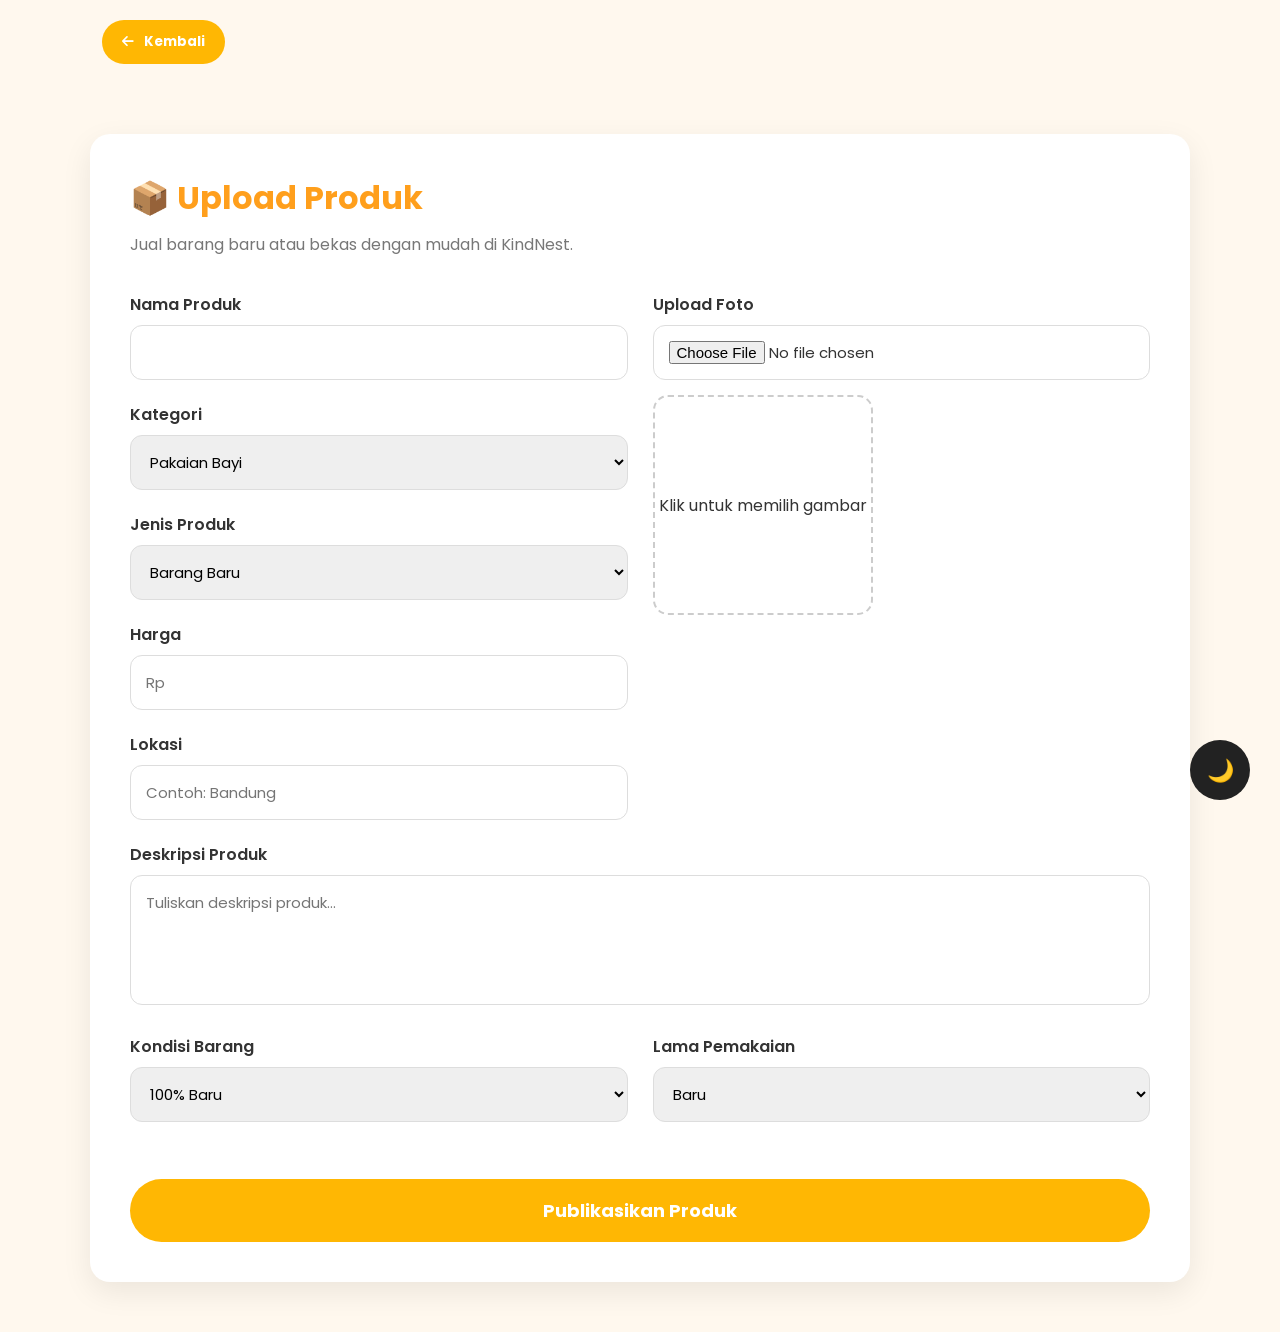
<file: upload-produk.html>
<!DOCTYPE html>
<html lang="id">

<head>

<meta charset="UTF-8">
<meta name="viewport" content="width=device-width, initial-scale=1.0">

<title>KindNest | Upload Produk</title>

<link href="https://fonts.googleapis.com/css2?family=Poppins:wght@300;400;500;600;700&display=swap" rel="stylesheet">

<link rel="stylesheet" href="https://cdnjs.cloudflare.com/ajax/libs/font-awesome/6.6.0/css/all.min.css">

<link rel="stylesheet" href="css/style.css">

<style>

body{
font-family:Poppins,sans-serif;
background:#FFF8EE;
}

.container{
max-width:1100px;
margin:50px auto;
background:white;
padding:40px;
border-radius:20px;
box-shadow:0 10px 30px rgba(0,0,0,.08);
}

h1{
margin-bottom:10px;
color:#ff9f1c;
}

.subtitle{
color:#777;
margin-bottom:35px;
}

.grid{
display:grid;
grid-template-columns:1fr 1fr;
gap:25px;
}

.group{
margin-bottom:22px;
}

label{
display:block;
margin-bottom:8px;
font-weight:600;
}

input,
select,
textarea{

width:100%;
padding:15px;
border:1px solid #ddd;
border-radius:12px;
font-size:15px;

}

textarea{
height:130px;
resize:none;
}

.preview{

margin-top:15px;
width:220px;
height:220px;
border:2px dashed #ccc;
border-radius:15px;
display:flex;
justify-content:center;
align-items:center;
overflow:hidden;

}

.preview img{

width:100%;
height:100%;
object-fit:cover;
display:none;

}

.publish{

margin-top:35px;
width:100%;
padding:18px;
border:none;
border-radius:40px;
background:#ffb703;
color:white;
font-size:18px;
font-weight:bold;
cursor:pointer;

}

.publish:hover{

background:#fb8500;

}

.success{

display:none;
margin-top:25px;
padding:18px;
background:#dff6dd;
border-radius:12px;
color:#2e7d32;
font-weight:600;

}

@media(max-width:768px){

.grid{
grid-template-columns:1fr;
}

.preview{
width:100%;
height:260px;
}

}

</style>

</head>

<body>

<div class="container">

<h1>📦 Upload Produk</h1>

<p class="subtitle">
Jual barang baru atau bekas dengan mudah di KindNest.
</p>

<form id="uploadForm">

<div class="grid">

<div>

<div class="group">

<label>Nama Produk</label>

<input type="text" required>

</div>

<div class="group">

<label>Kategori</label>

<select>

<option>Pakaian Bayi</option>

<option>Stroller</option>

<option>Mainan</option>

<option>Baby Walker</option>

<option>Perlengkapan Makan</option>

<option>Lainnya</option>

</select>

</div>

<div class="group">

<label>Jenis Produk</label>

<select id="jenis">

<option>Barang Baru</option>

<option>Barang Bekas</option>

</select>

</div>

<div class="group">

<label>Harga</label>

<input type="number" placeholder="Rp">

</div>

<div class="group">

<label>Lokasi</label>

<input type="text" placeholder="Contoh: Bandung">

</div>

</div>

<div>

<div class="group">

<label>Upload Foto</label>

<input type="file" id="imageInput" accept="image/*">

<div class="preview">

<img id="previewImg">

<span id="placeholder">
Klik untuk memilih gambar
</span>

</div>

</div>

</div>

</div>

<div class="group">

<label>Deskripsi Produk</label>

<textarea placeholder="Tuliskan deskripsi produk..."></textarea>

</div>

<div class="grid">

<div class="group">

<label>Kondisi Barang</label>

<select>

<option>100% Baru</option>

<option>99%</option>

<option>95%</option>

<option>90%</option>

<option>85%</option>

</select>

</div>

<div class="group">

<label>Lama Pemakaian</label>

<select>

<option>Baru</option>

<option>< 6 Bulan</option>

<option>6 - 12 Bulan</option>

<option>1 - 2 Tahun</option>

<option>> 2 Tahun</option>

</select>

</div>

</div>

<button class="publish">

Publikasikan Produk

</button>

<div class="success" id="success">

✅ Produk berhasil dipublikasikan (simulasi).

</div>

</form>

</div>

<script src="js/script.js"></script>
<script>

const input=document.getElementById("imageInput");
const img=document.getElementById("previewImg");
const placeholder=document.getElementById("placeholder");

input.addEventListener("change",function(){

const file=this.files[0];

if(file){

const reader=new FileReader();

reader.onload=function(e){

img.src=e.target.result;
img.style.display="block";
placeholder.style.display="none";

}

reader.readAsDataURL(file);

}

});

document.getElementById("uploadForm").onsubmit=function(e){

e.preventDefault();

document.getElementById("success").style.display="block";

window.scrollTo({

top:0,

behavior:"smooth"

});

};

</script>

</body>

</html>
</file>
<file: css/style.css>
/* ===========================
   KINDNEST STYLE.CSS
=========================== */

* {
    margin: 0;
    padding: 0;
    box-sizing: border-box;
    font-family: 'Poppins', sans-serif;
}

body {
    background: #FFF8EE;
    color: #333;
}

a {
    text-decoration: none;
    color: inherit;
}

img {
    max-width: 100%;
    height: auto;
    display: block;
}

section {
    padding: 70px 8%;
}

/* ===========================
   NAVBAR
=========================== */

header {
    display: flex;
    justify-content: space-between;
    align-items: center;
    padding: 18px 8%;
    background: white;
    position: sticky;
    top: 0;
    z-index: 999;
    box-shadow: 0 5px 20px rgba(0, 0, 0, .08);
}

.logo {
    font-size: 28px;
    font-weight: 700;
    color: #ff9f1c;
}

nav {
    display: flex;
    gap: 30px;
}

nav a {
    font-weight: 500;
    transition: .3s;
}

nav a:hover {
    color: #ff9f1c;
}

.header-icon {
    display: flex;
    align-items: center;
    gap: 20px;
    font-size: 20px;
}

.mobile-menu-btn {
    display: none;
    background: transparent;
    border: none;
    color: #333;
    font-size: 24px;
    cursor: pointer;
    padding: 8px;
}

.mobile-menu {
    position: fixed;
    inset: 0;
    background: rgba(0,0,0,.75);
    display: none;
    align-items: center;
    justify-content: center;
    z-index: 10000;
    padding: 30px;
}

.mobile-menu.active {
    display: flex;
}

.mobile-menu-panel {
    width: min(420px, 100%);
    background: #fff;
    border-radius: 30px;
    padding: 30px;
    box-shadow: 0 30px 60px rgba(0,0,0,.2);
    max-height: 90vh;
    overflow-y: auto;
    position: relative;
}

.mobile-menu-panel h2 {
    margin-bottom: 20px;
    font-size: 26px;
}

.mobile-menu-panel ul {
    list-style: none;
    display: grid;
    gap: 16px;
}

.mobile-menu-panel a {
    display: block;
    padding: 16px 20px;
    background: #fffbf0;
    border-radius: 18px;
    color: #333;
    font-weight: 600;
}

.mobile-menu-close {
    position: absolute;
    top: 18px;
    right: 18px;
    background: transparent;
    border: none;
    font-size: 24px;
    cursor: pointer;
    color: #333;
}

.back-btn {
    display: inline-flex;
    align-items: center;
    gap: 10px;
    margin: 20px 8%;
    padding: 12px 20px;
    border: none;
    background: #ffb703;
    color: white;
    border-radius: 30px;
    font-weight: 700;
    cursor: pointer;
}

.back-btn:hover {
    background: #fb8500;
}

.lang-switch {
    border: none;
    background: #ffb703;
    color: white;
    padding: 10px 14px;
    border-radius: 999px;
    cursor: pointer;
    font-weight: 700;
    transition: transform .2s, background .2s;
}

.lang-switch:hover {
    transform: scale(1.05);
    background: #fb8500;
}

.login-btn {
    background: #ffb703;
    color: white;
    padding: 10px 22px;
    border-radius: 30px;
    font-weight: 600;
}

.login-btn:hover {
    background: #fb8500;
}

/* ===========================
   HERO
=========================== */

.hero {

    display: grid;

    grid-template-columns: 1fr 1fr;

    align-items: center;

    gap: 50px;

}

.badge {

    display: inline-block;

    background: #FFE9A8;

    color: #444;

    padding: 10px 18px;

    border-radius: 30px;

    margin-bottom: 25px;

}

.hero h1 {

    font-size: 58px;

    line-height: 1.2;

    margin-bottom: 25px;

}

.hero h1 span {

    color: #ff9f1c;

}

.hero p {

    font-size: 18px;

    color: #666;

    line-height: 1.8;

    margin-bottom: 35px;

}

.hero-button {

    display: flex;

    gap: 20px;

}

.btn-primary {

    background: #ffb703;

    color: white;

    padding: 16px 30px;

    border-radius: 40px;

    font-weight: bold;

}

.blog-hero {
    padding: 60px 8%;
    max-width: 1100px;
    margin: 0 auto;
}

.blog-hero h1 {
    font-size: 40px;
    max-width: 760px;
    line-height: 1.15;
}

.blog-content {
    max-width: 860px;
    margin: 0 auto;
    padding-bottom: 50px;
}

.blog-content article {
    background: white;
    padding: 40px;
    border-radius: 30px;
    box-shadow: 0 20px 40px rgba(0,0,0,.08);
}

.blog-content img {
    width: 100%;
    border-radius: 25px;
    margin-bottom: 30px;
    object-fit: cover;
}

.blog-content h2,
.blog-content h3 {
    color: #333;
}

.blog-content p,
.blog-content ul {
    font-size: 16px;
    line-height: 1.9;
    color: #555;
}

.blog-content ul {
    margin: 20px 0;
    padding-left: 22px;
}

.blog-content li {
    margin-bottom: 12px;
}

@media(max-width:768px) {
    .blog-hero {
        padding: 40px 6%;
    }
    .blog-hero h1 {
        font-size: 32px;
    }
    .blog-content article {
        padding: 30px;
    }
}

.btn-secondary {

    border: 2px solid #ffb703;

    padding: 16px 30px;

    border-radius: 40px;

    color: #ff9f1c;

    font-weight: bold;
    transition: .3s;

}

.btn-primary:hover {

    background: #fb8500;

}

.btn-secondary:hover {

    background: #ffb703;

    color: white;

}

.quick-links {
    display: grid;
    grid-template-columns: repeat(2, 1fr);
    gap: 25px;
    padding: 60px 8%;
}

.quick-card {
    background: white;
    padding: 35px;
    border-radius: 25px;
    box-shadow: 0 15px 30px rgba(0, 0, 0, .08);
    display: flex;
    flex-direction: column;
    justify-content: space-between;
    gap: 20px;
}

.quick-card h2 {
    font-size: 28px;
    color: #ff9f1c;
}

.quick-card p {
    color: #555;
    line-height: 1.8;
}

.modal {
    position: fixed;
    inset: 0;
    background: rgba(0, 0, 0, .65);
    display: none;
    align-items: center;
    justify-content: center;
    padding: 30px;
    z-index: 9999;
}

.modal.active {
    display: flex;
}

.modal-content {
    background: white;
    border-radius: 30px;
    width: min(960px, 100%);
    max-height: 90vh;
    overflow-y: auto;
    padding: 40px;
    position: relative;
}

.modal-close {
    position: absolute;
    right: 25px;
    top: 20px;
    border: none;
    background: transparent;
    font-size: 35px;
    cursor: pointer;
    color: #333;
}

.modal-body h2 {
    margin-bottom: 18px;
    font-size: 34px;
}

.modal-body p {
    margin-bottom: 18px;
    line-height: 1.8;
    color: #555;
}

.modal-body .btn-primary {
    display: inline-block;
    margin-top: 10px;
}

.hero-image img {

    border-radius: 30px;

}

/* ===========================
CATEGORY
=========================== */

.category h2 {

    text-align: center;

    margin-bottom: 45px;

    font-size: 36px;

}

.category-grid {

    display: grid;

    grid-template-columns: repeat(6, 1fr);

    gap: 25px;

}

.cat-card {

    background: white;

    padding: 35px;

    border-radius: 20px;

    text-align: center;

    font-size: 45px;

    transition: .3s;

    cursor: pointer;

    box-shadow: 0 10px 20px rgba(0, 0, 0, .08);

}

.cat-card:hover {

    transform: translateY(-8px);

}

.cat-card p {

    margin-top: 15px;

    font-size: 16px;

    font-weight: 600;

}

/* ===========================
PRODUCT
=========================== */

.product h2 {

    text-align: center;

    margin-bottom: 50px;

    font-size: 36px;

}

.product-grid {

    display: grid;

    grid-template-columns: repeat(3, 1fr);

    gap: 35px;

}

.product-card {

    background: white;

    padding: 20px;

    border-radius: 25px;

    box-shadow: 0 15px 30px rgba(0, 0, 0, .08);

    position: relative;

    transition: .3s;

}

.product-card:hover {

    transform: translateY(-10px);

}

.product-card img {

    height: 250px;

    object-fit: cover;

    border-radius: 15px;

    margin-bottom: 20px;

}

.product-card h3 {

    margin-bottom: 12px;

}

.price {

    font-size: 22px;

    font-weight: bold;

    color: #ff9f1c;

    margin: 15px 0;

}

.condition {

    color: #777;

    margin-top: 10px;

}

.product-card button {

    width: 100%;

    padding: 15px;

    background: #ffb703;

    border: none;

    border-radius: 30px;

    font-weight: bold;

    cursor: pointer;

    color: white;

}

.product-card button:hover {

    background: #fb8500;

}

.new {

    position: absolute;

    top: 20px;

    left: 20px;

    background: #4CAF50;

    padding: 8px 15px;

    color: white;

    border-radius: 20px;

    font-size: 13px;

}

.used {

    position: absolute;

    top: 20px;

    left: 20px;

    background: #ff5a5f;

    padding: 8px 15px;

    color: white;

    border-radius: 20px;

    font-size: 13px;

}


/* ===========================
FOOTER
=========================== */

footer {

    background: #222;

    color: white;

    text-align: center;

    padding: 70px 8%;

    margin-top: 80px;

}

footer h2 {

    font-size: 34px;

    margin-bottom: 20px;

}

.social {

    margin: 30px 0;

    display: flex;

    justify-content: center;

    gap: 25px;

    font-size: 28px;

}

.social i {

    cursor: pointer;

    transition: .3s;

}

.social i:hover {

    color: #ffb703;

}

/* ===========================
RESPONSIVE
=========================== */

@media(max-width:992px) {

    .hero {

        grid-template-columns: 1fr;

    }

    .category-grid {

        grid-template-columns: repeat(3, 1fr);

    }

    .product-grid {

        grid-template-columns: repeat(2, 1fr);

    }

    .why-grid {

        grid-template-columns: repeat(2, 1fr);

    }

    header {

        flex-direction: column;

        gap: 20px;

    }

}

@media(max-width:768px) {

    .category-grid {

        grid-template-columns: repeat(2, 1fr);

    }

    .product-grid {

        grid-template-columns: 1fr;

    }

    .why-grid {

        grid-template-columns: 1fr;

    }

    .hero h1 {

        font-size: 42px;

    }

    nav {

        display: none;

    }

    .mobile-menu-btn {
        display: inline-flex;
    }

    .donation-hero,
    .donation-info-section {
        display: block;
        padding: 30px 6%;
    }

    .donation-hero-image {
        margin-top: 30px;
    }

    .donation-info-section {
        gap: 20px;
    }

    .donation-hero-text,
    .donation-info-card,
    .donation-card {
        width: 100%;
    }

    /* Force fixed-width elements to be responsive on small screens */
    img, .product-card, .product-grid, .product-list, .review-card, .related-grid, .flash-card {
        max-width: 100% !important;
        box-sizing: border-box;
    }

    /* Inputs and preview boxes */
    input, textarea, select, .upload-preview, .thumbnail img {
        max-width: 100% !important;
        width: 100% !important;
        height: auto !important;
    }

    /* Reduce large paddings on mobile */
    section { padding: 40px 6% !important; }
    /* Prevent horizontal scroll on small devices */
    html, body { overflow-x: hidden; }

    .search-box input { max-width: 140px; }

    .testimonial-grid { grid-template-columns: 1fr; }
}

/* ===========================
ANIMATION
=========================== */

.hidden {

    opacity: 0;

    transform: translateY(40px);

    transition: .6s;

}

.show {

    opacity: 1;

    transform: translateY(0);

}

.search-box {

    display: flex;

    align-items: center;

    background: #f5f5f5;

    padding: 10px 15px;

    border-radius: 30px;

    gap: 10px;

}

.search-box input {

    border: none;

    outline: none;

    background: transparent;

    width: 100%;

    max-width: 180px;

    flex: 1;

}

/* ========================= */

.tabs-section {

    padding: 70px 8%;

}

.tabs {

    display: flex;

    gap: 20px;

    margin-bottom: 35px;

}

.tab-btn {

    padding: 15px 30px;

    border: none;

    background: #eeeeee;

    border-radius: 30px;

    cursor: pointer;

    font-weight: 600;

}

.tab-btn.active {

    background: #ffb703;

    color: white;

}

.tab-content {

    display: none;

    background: white;

    padding: 35px;

    border-radius: 20px;

    box-shadow: 0 10px 20px rgba(0, 0, 0, .08);

    line-height: 1.8;

}

.tab-content.active {

    display: block;

}

table {

    width: 100%;

    border-collapse: collapse;

}

table td {

    padding: 15px;

    border-bottom: 1px solid #eee;

}

.progress {

    height: 10px;

    background: #eee;

    border-radius: 30px;

    margin: 10px 0 20px;

    overflow: hidden;

}

.progress div {

    height: 100%;

    background: #ffb703;

}

.review-card {

    display: flex;

    gap: 20px;

    margin-top: 30px;

    padding: 20px;

    border: 1px solid #eee;

    border-radius: 15px;

}

.review-card img {

    width: 70px;

    height: 70px;

    border-radius: 50%;

    object-fit: cover;

}

/* Testimonial grid + small avatar (ecommerce style) */
.testimonial-grid {
    display: grid;
    grid-template-columns: repeat(4, 1fr);
    gap: 20px;
}

.testimonial-card img {
    width: 48px;
    height: 48px;
    border-radius: 50%;
    object-fit: cover;
    margin-bottom: 8px;
}

.related {

    padding: 70px 8%;

}

.related h2 {

    text-align: center;

    margin-bottom: 40px;

}

.related-grid {

    display: grid;

    grid-template-columns: repeat(3, 1fr);

    gap: 30px;

}

@media(max-width:768px) {

    .related-grid {

        grid-template-columns: 1fr;

    }

}

.donation-hero {
    display: grid;
    grid-template-columns: 1fr 1fr;
    align-items: center;
    gap: 40px;
    padding: 80px 8%;
}

.donation-hero-text h1 {
    font-size: 42px;
    margin: 20px 0 20px;
}

.donation-hero-text p {
    color: #555;
    line-height: 1.8;
    max-width: 600px;
}

.donation-hero-image img {
    width: 100%;
    border-radius: 30px;
    box-shadow: 0 20px 40px rgba(0,0,0,.12);
}

.donation-info-section {
    display: grid;
    grid-template-columns: repeat(3, 1fr);
    gap: 25px;
    padding: 60px 8%;
}

.donation-info-card {
    background: white;
    padding: 30px;
    border-radius: 25px;
    box-shadow: 0 15px 30px rgba(0,0,0,.08);
}

.donation-info-card h3 {
    margin-bottom: 15px;
    color: #ff9f1c;
}

.donation-info-card p {
    color: #555;
    line-height: 1.8;
}

.donation-form-section {
    padding: 70px 8%;
}

.donation-card {
    background: white;
    padding: 40px;
    border-radius: 30px;
    box-shadow: 0 20px 40px rgba(0,0,0,.08);
    max-width: 900px;
    margin: 0 auto;
}

.donation-card h2 {
    margin-bottom: 25px;
    color: #ff9f1c;
}

.donation-card label {
    display: block;
    margin-top: 18px;
    font-weight: 600;
}

.donation-card input,
.donation-card select,
.donation-card textarea {
    width: 100%;
    padding: 15px;
    border: 1px solid #ddd;
    border-radius: 18px;
    margin-top: 10px;
    font-size: 15px;
}

.donation-card textarea {
    min-height: 140px;
    resize: vertical;
}

.donation-card button {
    margin-top: 25px;
    width: 100%;
}

.success-message {
    margin-top: 30px;
    padding: 28px;
    border-radius: 24px;
    background: #eafaf0;
    border: 1px solid #c7f0d4;
}

.success-message h2 {
    margin-bottom: 12px;
}

.success-message p {
    color: #4f6a38;
    line-height: 1.8;
}

@media(max-width:768px) {

    .donation-hero,
    .donation-info-section {
        display: block;
        padding: 30px 6%;
    }

    .donation-hero-image {
        margin-top: 30px;
    }

    .donation-info-section {
        gap: 20px;
    }

    .donation-hero-text,
    .donation-info-card,
    .donation-card {
        width: 100%;
    }
}

/* ========================= */

.flash-sale {

    padding: 80px 8%;

}

.flash-header {

    display: flex;

    justify-content: space-between;

    align-items: center;

    margin-bottom: 30px;

}

.timer {

    background: #ff5a5f;

    color: white;

    padding: 15px 25px;

    border-radius: 40px;

    font-weight: bold;

}

.flash-card {

    background: white;

    display: flex;

    gap: 30px;

    padding: 30px;

    border-radius: 25px;

    box-shadow: 0 10px 25px rgba(0, 0, 0, .08);

}

.flash-card img {

    width: 280px;

    border-radius: 20px;

}

.voucher {

    padding: 70px 8%;

}

.voucher-grid {

    display: grid;

    grid-template-columns: repeat(3, 1fr);

    gap: 25px;

}

.voucher-card {

    background: linear-gradient(135deg, #FFD54F, #FFB703);

    padding: 35px;

    border-radius: 25px;

    color: white;

    text-align: center;

}

.voucher-card button {

    margin-top: 20px;

    padding: 12px 30px;

    border: none;

    border-radius: 30px;

    cursor: pointer;

    font-weight: bold;

}

.shipping {

    padding: 70px 8%;

}

.shipping-box {

    display: flex;

    gap: 20px;

    margin-top: 30px;

}

.shipping select {

    padding: 15px;

    border-radius: 30px;

    flex: 1;

}

.shipping button {

    padding: 15px 30px;

    background: #ffb703;

    border: none;

    border-radius: 30px;

    color: white;

    font-weight: bold;

    cursor: pointer;

}

/* ========================================= */

.toast {

    position: fixed;

    right: 30px;

    top: 30px;

    background: #4CAF50;

    color: white;

    padding: 18px 25px;

    border-radius: 15px;

    display: flex;

    gap: 15px;

    align-items: center;

    box-shadow: 0 10px 30px rgba(0, 0, 0, .15);

    transform: translateX(400px);

    transition: .4s;

    z-index: 9999;

}

.toast.show {

    transform: translateX(0);

}

/* ========================================= */

.mobile-nav {

    display: none;

    position: fixed;

    bottom: 0;

    left: 0;

    width: 100%;

    background: white;

    justify-content: space-around;

    padding: 12px;

    box-shadow: 0 -5px 20px rgba(0, 0, 0, .1);

    z-index: 999;

}

.mobile-nav a {

    display: flex;

    flex-direction: column;

    align-items: center;

    font-size: 13px;

    color: #555;

    position: relative;

}

.mobile-nav i {

    font-size: 22px;

    margin-bottom: 5px;

}

#cartBadge {

    position: absolute;

    top: -8px;

    right: 10px;

    background: red;

    color: white;

    width: 20px;

    height: 20px;

    border-radius: 50%;

    display: flex;

    justify-content: center;

    align-items: center;

    font-size: 11px;

}

@media(max-width:768px) {

    .mobile-nav {

        display: flex;

    }

    header {

        padding-bottom: 20px;

    }

}

.sell-banner {

    display: grid;

    grid-template-columns: 1fr 1fr;

    padding: 90px 8%;

    align-items: center;

    gap: 60px;

}

.sell-banner h2 {

    font-size: 42px;

    margin-bottom: 20px;

}

.sell-banner p {

    line-height: 1.9;

    margin-bottom: 30px;

    color: #666;

}

.sell-right img {

    width: 100%;

}

.steps {

    padding: 100px 8%;

    background: white;

}

.steps h2 {

    text-align: center;

    margin-bottom: 60px;

    font-size: 40px;

}

.step-grid {

    display: grid;

    grid-template-columns: repeat(4, 1fr);

    gap: 30px;

}

.step {

    background: #FFF8EE;

    padding: 35px;

    border-radius: 20px;

    text-align: center;

}

.circle {

    width: 70px;

    height: 70px;

    background: #ffb703;

    border-radius: 50%;

    display: flex;

    justify-content: center;

    align-items: center;

    margin: auto;

    font-size: 28px;

    font-weight: bold;

    color: white;

    margin-bottom: 25px;

}

.stats {

    display: grid;

    grid-template-columns: repeat(4, 1fr);

    padding: 80px 8%;

    background: #ffb703;

    color: white;

    text-align: center;

}

.stats h2 {

    font-size: 50px;

    margin-bottom: 10px;

}

/* ===================================
WHY KINDNEST
=================================== */

.why-kindnest {

    padding: 100px 8%;

    background: white;

}

.why-kindnest h2 {

    text-align: center;

    font-size: 42px;

    margin-bottom: 20px;

    color: #333;

}

.why-desc {

    max-width: 700px;

    margin: auto;

    text-align: center;

    line-height: 1.8;

    color: #666;

    margin-bottom: 60px;

}

.why-grid {

    display: grid;

    grid-template-columns: repeat(4, 1fr);

    gap: 30px;

}

.why-card {

    background: #FFF8EE;

    padding: 40px 30px;

    border-radius: 25px;

    text-align: center;

    transition: .4s;

    box-shadow: 0 10px 20px rgba(0, 0, 0, .05);

}

.why-card:hover {

    transform: translateY(-12px);

}

.icon {

    font-size: 55px;

    margin-bottom: 20px;

}

.why-card h3 {

    margin-bottom: 15px;

    color: #ff9f1c;

}

.why-card p {

    line-height: 1.8;

    color: #666;

}

@media(max-width:992px) {

    .why-grid {

        grid-template-columns: repeat(2, 1fr);

    }

}

@media(max-width:768px) {

    .why-grid {

        grid-template-columns: 1fr;

    }

}

/* ===================================
ECO IMPACT
=================================== */

.impact {

    padding: 100px 8%;

    background: linear-gradient(135deg, #E8FFF2, #F9FFF9);

}

.impact-title {

    text-align: center;

    max-width: 700px;

    margin: auto;

    margin-bottom: 60px;

}

.badge-impact {

    background: #4CAF50;

    color: white;

    padding: 10px 20px;

    border-radius: 30px;

    font-size: 14px;

}

.impact-title h2 {

    margin-top: 20px;

    font-size: 42px;

    color: #2d6a4f;

}

.impact-title p {

    margin-top: 20px;

    line-height: 1.8;

    color: #555;

}

.impact-grid {

    display: grid;

    grid-template-columns: repeat(4, 1fr);

    gap: 30px;

}

.impact-card {

    background: white;

    padding: 40px;

    border-radius: 25px;

    text-align: center;

    box-shadow: 0 10px 25px rgba(0, 0, 0, .08);

    transition: .3s;

}

.impact-card:hover {

    transform: translateY(-10px);

}

.impact-card h3 {

    font-size: 50px;

    color: #4CAF50;

    margin-bottom: 15px;

}

.impact-card p {

    font-weight: 600;

    color: #666;

}

@media(max-width:992px) {

    .impact-grid {

        grid-template-columns: repeat(2, 1fr);

    }

}

@media(max-width:768px) {

    .impact-grid {

        grid-template-columns: 1fr;

    }

}


/* ===================================
PROMO SLIDER
=================================== */

.promo-slider {

    width: 100%;

    position: relative;

    margin: 60px auto;

    overflow: hidden;

    border-radius: 30px;

    min-height: 520px;

    max-height: 75vh;

}

.slides {

    display: none;

    position: relative;

    min-height: 520px;

}

.slides img {

    display: block;

    width: 100%;

    height: auto;

    max-height: 75vh;

    object-fit: contain;

    object-position: center center;

}

.caption {

    position: absolute;

    left: 8%;

    bottom: 40px;

    transform: translateY(0);

    color: white;

    max-width: 520px;

    padding: 25px;

    background: rgba(0, 0, 0, 0.42);

    border-radius: 25px;

}

@media (max-width: 992px) {
    .promo-slider {
        min-height: 360px;
        max-height: 50vh;
    }
    .slides {
        min-height: 360px;
    }
    .slides img {
        max-height: 50vh;
    }
    .caption {
        left: 4%;
        bottom: 20px;
        padding: 18px;
        max-width: 90%;
    }
}

.caption h2 {

    font-size: 40px;

    margin-bottom: 18px;

}

.caption p {

    font-size: 18px;

    line-height: 1.8;

    margin-bottom: 18px;

}

.slide-actions {

    display: flex;

    flex-wrap: wrap;

    gap: 14px;

}

.slide-actions .btn-primary,

.slide-actions .btn-secondary {

    padding: 12px 26px;

    border-radius: 30px;

    font-size: 16px;

}

.slide-actions .btn-secondary {

    background: rgba(255, 255, 255, 0.92);

    color: #ff9f1c;

}

.slide-actions .btn-secondary:hover {

    background: #ffffff;

    color: #e67e00;

}

.slide-actions .btn-primary:hover {

    background: #fb8500;

}

.slider-dot {

    text-align: center;

    margin-top: 20px;

}

.dot {

    height: 14px;

    width: 14px;

    background: #ccc;

    display: inline-block;

    margin: 0 6px;

    border-radius: 50%;

    cursor: pointer;

}

.active-dot {

    background: #ffb703;

}

.fade {

    animation: fade 1s;

}

@keyframes fade {

    from {
        opacity: .4;
    }

    to {
        opacity: 1;
    }

}

.footer {

    background: #2F4858;

    color: white;

    padding: 70px 8% 20px;

    margin-top: 80px;

}

.footer-container {

    display: grid;

    grid-template-columns: repeat(4, 1fr);

    gap: 40px;

}

.footer a {

    display: block;

    color: white;

    text-decoration: none;

    margin: 10px 0;

}

.footer i {

    font-size: 24px;

    margin-right: 15px;

    cursor: pointer;

}

@media(max-width:768px) {

    .footer-container {

        grid-template-columns: 1fr;

    }

}

.product-card{

overflow:hidden;

}

.mobile-nav{

display:none;

}

.detail {
    display: flex;
    align-items: center;
    justify-content: center;
    width: 100%;
    height: 55px;
    background-color: #ffb000;
    color: white;
    text-decoration: none;
    border-radius: 30px;
    font-weight: bold;
    font-size: 16px;
    cursor: pointer;
    border: none;
}

.detail:hover {
    background-color: #e89f00;
}

.action {
    display: flex;
    gap: 15px;
    margin-top: 20px;
}

.action .detail,
.action .chat {
    flex: 1;
}

.chat {
    width: 100%;
    height: 55px;
    border-radius: 30px;
    border: none;
    background: #f1f1f1;
    font-weight: bold;
    font-size: 16px;
}



/* ========================= */

.breadcrumb{

padding:25px 8%;

font-size:14px;

color:#777;

}

.breadcrumb span{

color:#ff9f1c;

font-weight:600;

}

/* ========================= */

.detail-container{

display:grid;

grid-template-columns:1fr 1fr;

gap:60px;

padding:30px 8% 80px;

}

/* ========================= */

.gallery{

display:flex;

gap:20px;

}

.thumbnail{

display:flex;

flex-direction:column;

gap:15px;

}

.thumbnail img{

width:80px;

height:80px;

border-radius:15px;

cursor:pointer;

border:3px solid transparent;

object-fit:cover;

transition:.3s;

}

.thumbnail img:hover{

border-color:#ffb703;

}

.main-image{

flex:1;

}

.main-image img{

width:100%;

height:520px;

border-radius:25px;

object-fit:cover;

box-shadow:0 15px 30px rgba(0,0,0,.12);

transition:.3s;

}

.main-image img:hover{

transform:scale(1.03);

}

/* ========================= */

.badge-used{

display:inline-block;

background:#4CAF50;

padding:8px 18px;

border-radius:30px;

color:white;

margin-bottom:20px;

font-size:14px;

}

.product-title{

font-size:38px;

font-weight:700;

margin-bottom:10px;

}

.rating{

color:gold;

font-size:18px;

margin-bottom:15px;

}

.price{

font-size:42px;

font-weight:bold;

color:#ff9f1c;

margin:20px 0;

}

.info-box{

background:white;

padding:25px;

border-radius:20px;

margin:25px 0;

box-shadow:0 10px 20px rgba(0,0,0,.08);

}

.info-item{

display:flex;

justify-content:space-between;

padding:12px 0;

border-bottom:1px solid #eee;

}

.info-item:last-child{

border:none;

}

/* ========================= */

.quantity{

display:flex;

align-items:center;

gap:20px;

margin:30px 0;

}

.quantity button{

width:45px;

height:45px;

border:none;

border-radius:50%;

background:#ffb703;

color:white;

font-size:20px;

cursor:pointer;

}

.quantity span{

font-size:24px;

font-weight:bold;

}

/* ========================= */

.action{

display:flex;

gap:15px;

margin-top:25px;

}

.cart{

flex:1;

padding:18px;

background:#ffb703;

color:white;

border:none;

border-radius:40px;

font-size:17px;

cursor:pointer;

font-weight:600;

}

.buy{

flex:1;

padding:18px;

background:#ff5a5f;

color:white;

border:none;

border-radius:40px;

font-size:17px;

cursor:pointer;

font-weight:600;

}

.wishlist{

width:60px;

border:none;

border-radius:50%;

background:white;

font-size:24px;

cursor:pointer;

box-shadow:0 10px 20px rgba(0,0,0,.1);

}

.cart:hover{

background:#fb8500;

}

.buy:hover{

background:#e63946;

}

/* ========================= */

.seller{

margin-top:40px;

background:white;

padding:25px;

border-radius:20px;

display:flex;

justify-content:space-between;

align-items:center;

box-shadow:0 10px 20px rgba(0,0,0,.08);

}

.avatar{

display:flex;

align-items:center;

gap:20px;

}

.avatar img{

width:70px;

height:70px;

border-radius:50%;

}

.chat-btn{

background:#4CAF50;

padding:14px 24px;

border:none;

border-radius:30px;

color:white;

cursor:pointer;

font-weight:600;

}

/* ========================= */

@media(max-width:992px){

.detail-container{

grid-template-columns:1fr;

}

.gallery{

flex-direction:column-reverse;

}

.thumbnail{

flex-direction:row;

}

.action{

display:flex;

flex-wrap:wrap;

gap:15px;

}

.action .cart,

.action .buy{

min-width:180px;

flex:1;

}

.seller{

display:flex;

flex-wrap:wrap;

gap:20px;

}

.main-image img{

height:auto;

}

}

.fade {
    animation: fade 1.5s;
}


@keyframes fade {

from {
    opacity: .4;
}

to {
    opacity: 1;
}

}


.slider-dot {
    text-align: center;
}


.dot {

height: 12px;
width: 12px;
margin: 5px;
background-color: gray;
border-radius: 50%;
display: inline-block;

}

.recycle-logo {
    width: 100%;
    max-width: 650px;

    display: block;

    border-radius: 30px;
    overflow: hidden;

    box-shadow: 0 15px 35px rgba(0,0,0,0.18);
}

@media(max-width:576px){
    section, .page-title, .checkout-wrapper, .cart-container, .detail-container {
        padding-left: 5%;
        padding-right: 5%;
    }

    header {
        padding: 14px 5%;
    }

    nav {
        flex-wrap: wrap;
        gap: 12px;
        justify-content: center;
    }

    .header-icon {
        gap: 12px;
        font-size: 18px;
    }

    .hero h1 {
        font-size: 34px;
    }

    .hero-button {
        flex-direction: column;
        gap: 14px;
    }

    .search-box input {
        max-width: 120px;
    }

    .product-card img,
    .main-image img,
    .review-card img,
    .cart-item img {
        width: 100%;
        height: auto;
    }

    .cart-item {
        flex-direction: column;
        align-items: stretch;
        gap: 15px;
    }

    .cart-item .item-info {
        width: 100%;
    }

    .summary-row,
    .order-item {
        flex-direction: column;
        align-items: flex-start;
        gap: 10px;
    }

    .checkout-wrapper,
    .cart-container,
    .detail-container {
        grid-template-columns: 1fr;
    }

    .action,
    .payment-option,
    .seller {
        flex-direction: column;
    }

    .action .cart,
    .action .buy,
    .checkout,
    .place-order {
        width: 100%;
    }

    .thumbnail {
        flex-wrap: wrap;
        gap: 10px;
    }

    .thumbnail img {
        width: 70px;
        height: 70px;
    }

    .product-grid,
    .category-grid,
    .why-grid,
    .testimonial-grid,
    .related-grid {
        grid-template-columns: 1fr;
    }
}

.sidebar img{
    width:150px;
    height:auto;
    border-radius:0;
    object-fit:contain;
    display:block;
    margin:0 auto 20px;
}

.donation-hero-text{
    display: flex;
    flex-direction: column;
    align-items: flex-start;
}

.donation-hero-text h1{
    margin-bottom: 20px;
}

.donation-hero-text p{
    margin-bottom: 30px;
    line-height: 1.8;
}

.donation-hero-text .btn-primary{
    display: inline-block;
    margin-top: 0;
}

.stats{
    display:flex;
    justify-content:center;
    align-items:center;
    gap:70px;
    padding:60px 8%;
    background:linear-gradient(135deg,#FFB703,#FFB703);
    flex-wrap:wrap;
}

.stats div{
    text-align:center;
}

.stats h2{
    color:white;
    font-size:60px;
    margin-bottom:10px;
}

.stats p{
    color:white;
}

@media (max-width:768px){

.stats{
    justify-content:flex-start;
    overflow-x:auto;
    overflow-y:hidden;
    flex-wrap:nowrap;
    gap:40px;
    padding:50px 25px;
    -webkit-overflow-scrolling:touch;
}

.stats::-webkit-scrollbar{
    display:none;
}

.stats div{
    min-width:220px;
    flex-shrink:0;
}

}
</file>
